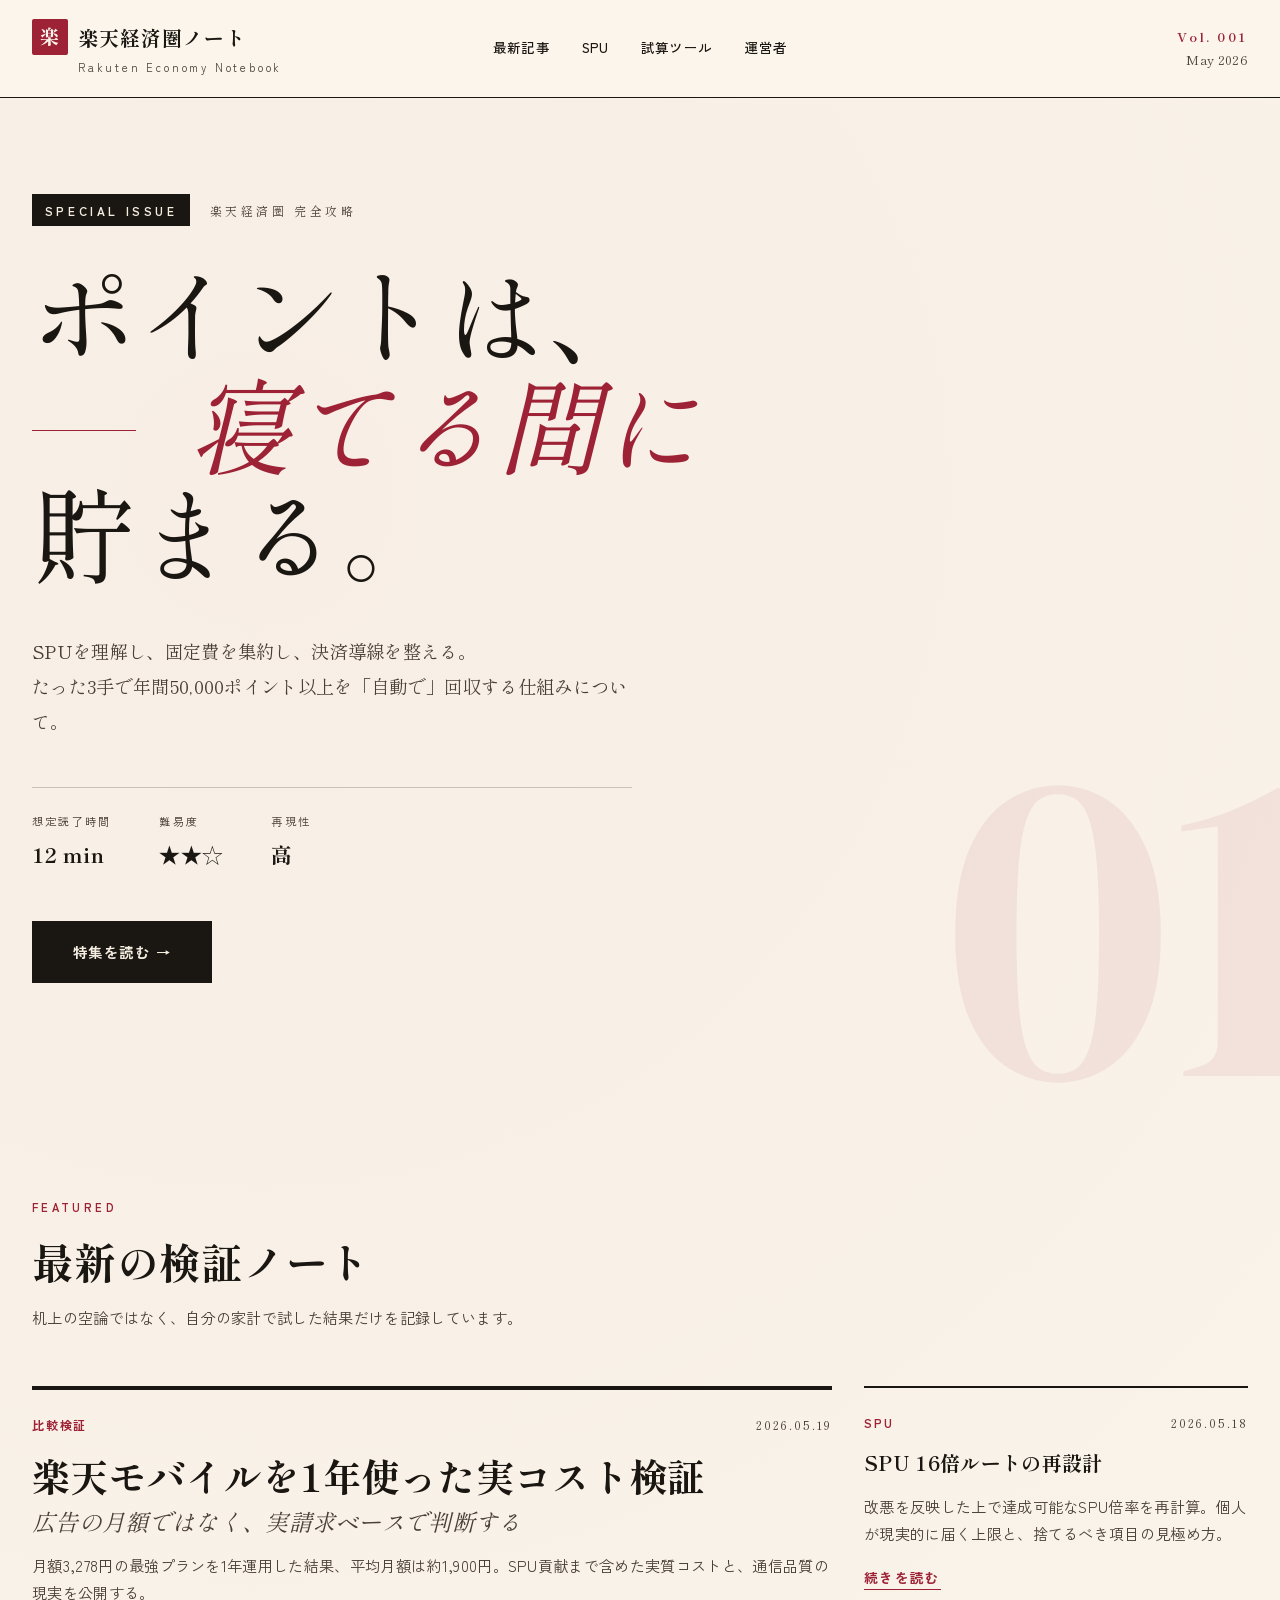
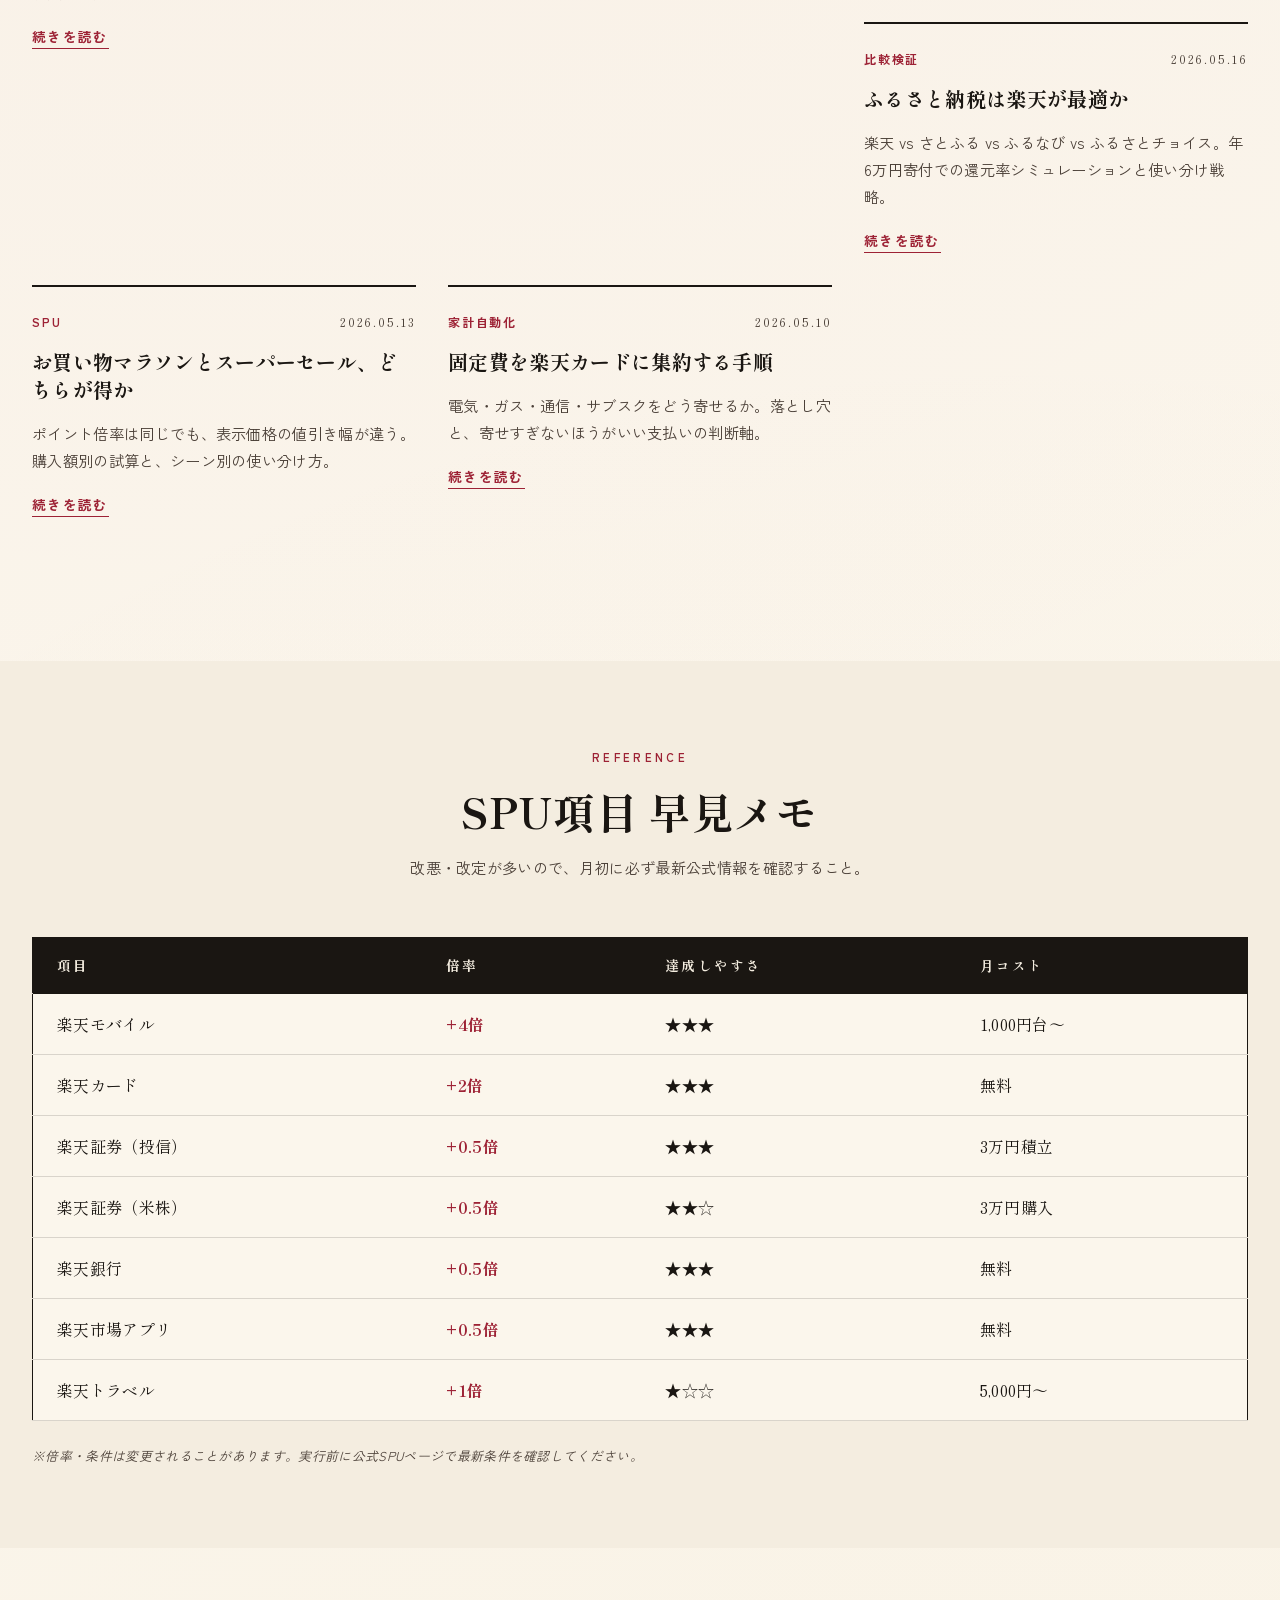
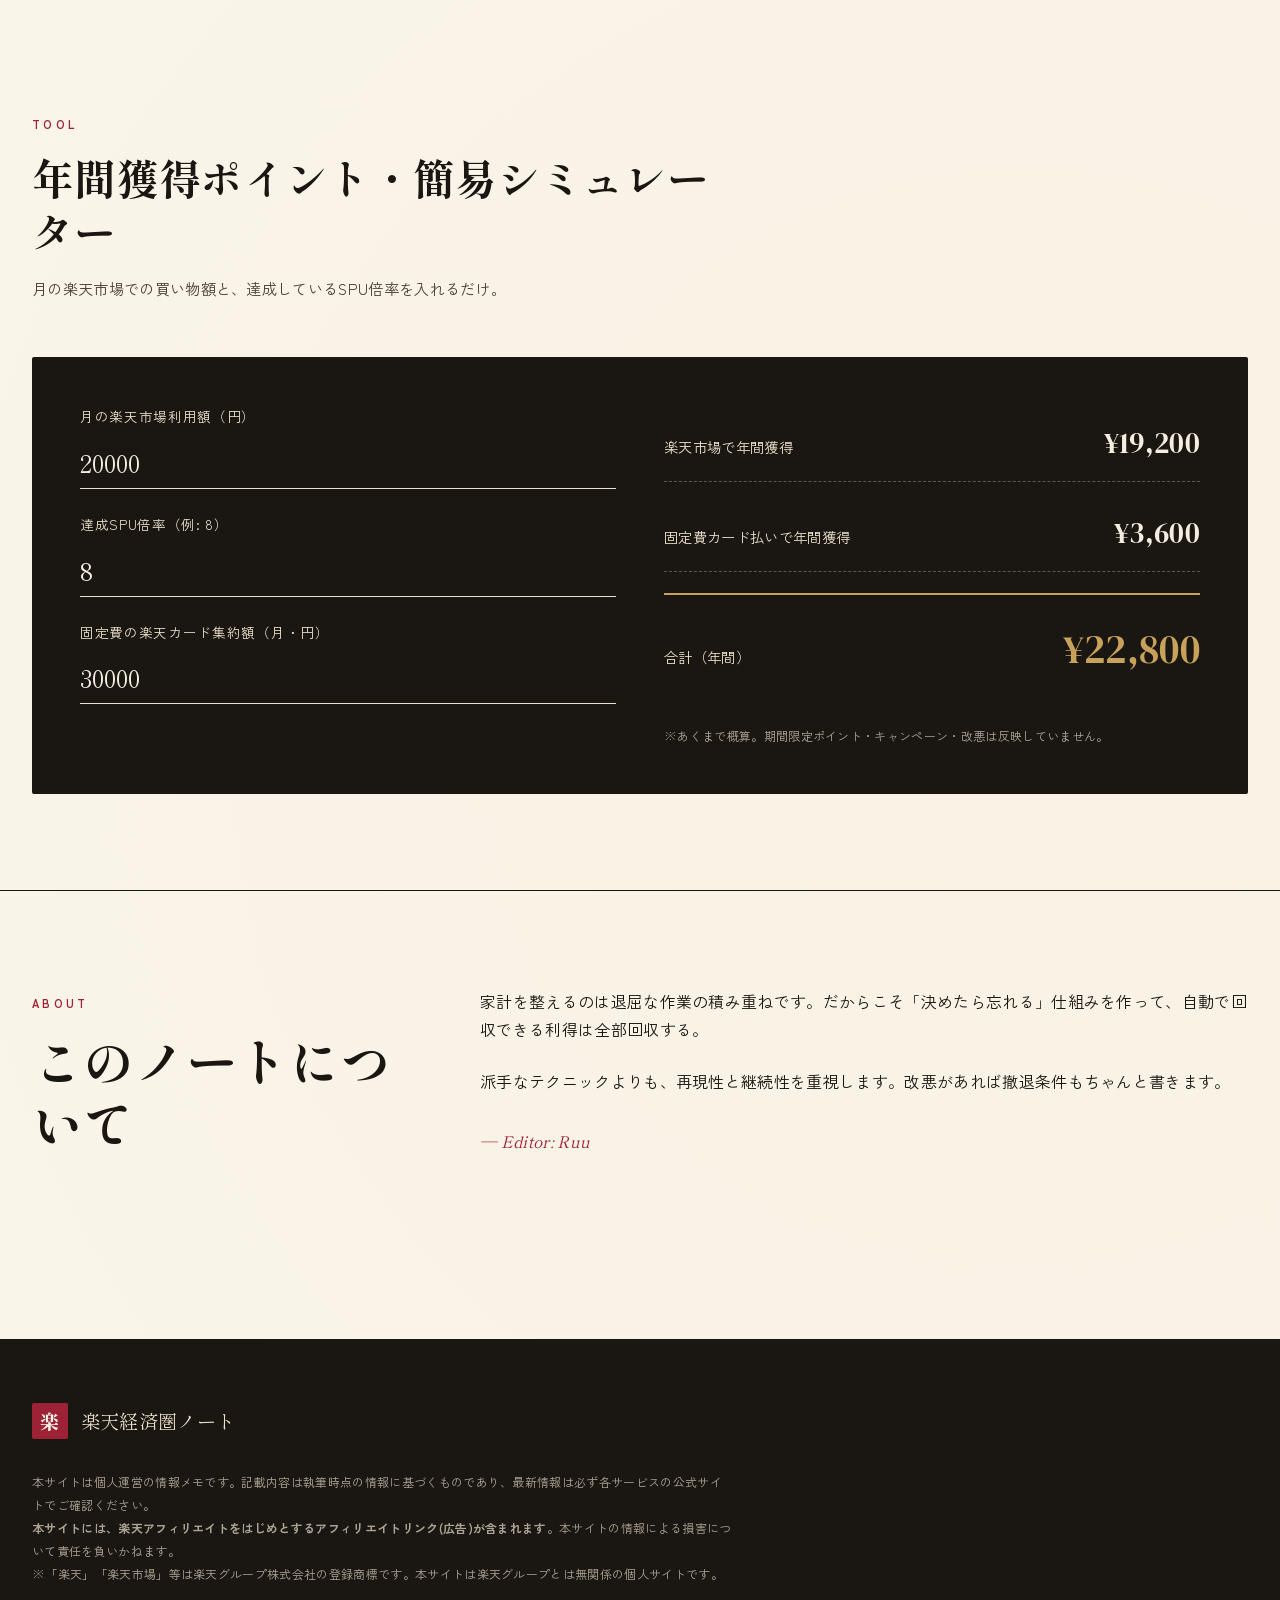
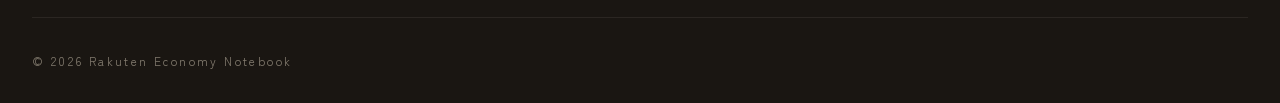
<file: index.html>
<!DOCTYPE html>
<html lang="ja">
<head>
<meta charset="UTF-8">
<meta name="viewport" content="width=device-width, initial-scale=1.0">
<meta name="google-site-verification" content="iOGM3tXTGiCRm8DVk1Ugwl6_GJpezO7FDxEwWULUTy4" />
<title>楽天経済圏ノート — SPU・ポイ活・家計最適化の実験室</title>
<meta name="description" content="楽天SPUの仕組み、ポイント還元の最大化、家計の自動化について書く実験ノート。再現性のある検証だけを残します。">
<meta property="og:title" content="楽天経済圏ノート">
<meta property="og:description" content="SPU・ポイ活・家計自動化の実験記録">
<meta property="og:type" content="website">
<link rel="preconnect" href="https://fonts.googleapis.com">
<link rel="preconnect" href="https://fonts.gstatic.com" crossorigin>
<link rel="stylesheet" href="https://fonts.googleapis.com/css2?family=Shippori+Mincho:wght@400;500;700;800&family=Zen+Kaku+Gothic+New:wght@400;500;700&family=DM+Serif+Display&display=swap">
<link rel="stylesheet" href="assets/style.css">
</head>
<body>

<!-- ===== ヘッダー ===== -->
<header class="masthead">
  <div class="masthead__inner">
    <div class="masthead__brand">
      <a href="/" class="logo">
        <span class="logo__mark">楽</span>
        <span class="logo__text">楽天経済圏ノート</span>
      </a>
      <span class="masthead__tagline">Rakuten Economy Notebook</span>
    </div>
    <nav class="masthead__nav">
      <a href="#latest">最新記事</a>
      <a href="#spu">SPU</a>
      <a href="#simulator">試算ツール</a>
      <a href="#about">運営者</a>
    </nav>
    <div class="masthead__date">
      <span class="date__no">Vol. 001</span>
      <span class="date__day">May 2026</span>
    </div>
  </div>
</header>

<!-- ===== ヒーロー（雑誌の表紙風） ===== -->
<section class="cover">
  <div class="cover__grid">
    <div class="cover__label">
      <span>SPECIAL ISSUE</span>
      <span>楽天経済圏 完全攻略</span>
    </div>
    <h1 class="cover__title">
      <span class="title__line">ポイントは、</span>
      <span class="title__line title__line--accent">寝てる間に</span>
      <span class="title__line">貯まる。</span>
    </h1>
    <p class="cover__lead">
      SPUを理解し、固定費を集約し、決済導線を整える。<br>
      たった3手で年間50,000ポイント以上を「自動で」回収する仕組みについて。
    </p>
    <div class="cover__meta">
      <div class="meta__item">
        <span class="meta__label">想定読了時間</span>
        <span class="meta__value">12 min</span>
      </div>
      <div class="meta__item">
        <span class="meta__label">難易度</span>
        <span class="meta__value">★★☆</span>
      </div>
      <div class="meta__item">
        <span class="meta__label">再現性</span>
        <span class="meta__value">高</span>
      </div>
    </div>
    <a href="posts/spu-complete-guide.html" class="cover__cta">特集を読む →</a>
  </div>
  <div class="cover__numeral" aria-hidden="true">01</div>
</section>

<!-- ===== 最新記事リスト ===== -->
<section id="latest" class="latest">
  <div class="section__head">
    <span class="section__tag">FEATURED</span>
    <h2 class="section__title">最新の検証ノート</h2>
    <p class="section__sub">机上の空論ではなく、自分の家計で試した結果だけを記録しています。</p>
  </div>

  <div class="articles">
    <!-- 記事カード 1（リード・最新） -->
    <article class="card card--lead">
      <a href="posts/rakuten-mobile-1year-cost.html" class="card__link">
        <div class="card__meta">
          <span class="card__cat">比較検証</span>
          <span class="card__date">2026.05.19</span>
        </div>
        <h3 class="card__title">楽天モバイルを1年使った実コスト検証<br><span class="card__title--sub">広告の月額ではなく、実請求ベースで判断する</span></h3>
        <p class="card__excerpt">
          月額3,278円の最強プランを1年運用した結果、平均月額は約1,900円。SPU貢献まで含めた実質コストと、通信品質の現実を公開する。
        </p>
        <span class="card__more">続きを読む</span>
      </a>
    </article>

    <!-- 記事カード 2 -->
    <article class="card">
      <a href="posts/spu-complete-guide.html" class="card__link">
        <div class="card__meta">
          <span class="card__cat">SPU</span>
          <span class="card__date">2026.05.18</span>
        </div>
        <h3 class="card__title">SPU 16倍ルートの再設計</h3>
        <p class="card__excerpt">
          改悪を反映した上で達成可能なSPU倍率を再計算。個人が現実的に届く上限と、捨てるべき項目の見極め方。
        </p>
        <span class="card__more">続きを読む</span>
      </a>
    </article>

    <!-- 記事カード 3 -->
    <article class="card">
      <a href="posts/furusato-rakuten-vs-others.html" class="card__link">
        <div class="card__meta">
          <span class="card__cat">比較検証</span>
          <span class="card__date">2026.05.16</span>
        </div>
        <h3 class="card__title">ふるさと納税は楽天が最適か</h3>
        <p class="card__excerpt">
          楽天 vs さとふる vs ふるなび vs ふるさとチョイス。年6万円寄付での還元率シミュレーションと使い分け戦略。
        </p>
        <span class="card__more">続きを読む</span>
      </a>
    </article>

    <!-- 記事カード 4 -->
    <article class="card">
      <a href="posts/marathon-vs-supersale.html" class="card__link">
        <div class="card__meta">
          <span class="card__cat">SPU</span>
          <span class="card__date">2026.05.13</span>
        </div>
        <h3 class="card__title">お買い物マラソンとスーパーセール、どちらが得か</h3>
        <p class="card__excerpt">
          ポイント倍率は同じでも、表示価格の値引き幅が違う。購入額別の試算と、シーン別の使い分け方。
        </p>
        <span class="card__more">続きを読む</span>
      </a>
    </article>

    <!-- 記事カード 5 -->
    <article class="card">
      <a href="posts/fixed-cost-consolidation.html" class="card__link">
        <div class="card__meta">
          <span class="card__cat">家計自動化</span>
          <span class="card__date">2026.05.10</span>
        </div>
        <h3 class="card__title">固定費を楽天カードに集約する手順</h3>
        <p class="card__excerpt">
          電気・ガス・通信・サブスクをどう寄せるか。落とし穴と、寄せすぎないほうがいい支払いの判断軸。
        </p>
        <span class="card__more">続きを読む</span>
      </a>
    </article>
  </div>
</section>

<!-- ===== SPU早見表セクション ===== -->
<section id="spu" class="spu-table">
  <div class="section__head section__head--center">
    <span class="section__tag">REFERENCE</span>
    <h2 class="section__title">SPU項目 早見メモ</h2>
    <p class="section__sub">改悪・改定が多いので、月初に必ず最新公式情報を確認すること。</p>
  </div>

  <div class="table-wrap">
    <table class="data">
      <thead>
        <tr>
          <th>項目</th>
          <th>倍率</th>
          <th>達成しやすさ</th>
          <th>月コスト</th>
        </tr>
      </thead>
      <tbody>
        <tr><td>楽天モバイル</td><td>+4倍</td><td>★★★</td><td>1,000円台〜</td></tr>
        <tr><td>楽天カード</td><td>+2倍</td><td>★★★</td><td>無料</td></tr>
        <tr><td>楽天証券（投信）</td><td>+0.5倍</td><td>★★★</td><td>3万円積立</td></tr>
        <tr><td>楽天証券（米株）</td><td>+0.5倍</td><td>★★☆</td><td>3万円購入</td></tr>
        <tr><td>楽天銀行</td><td>+0.5倍</td><td>★★★</td><td>無料</td></tr>
        <tr><td>楽天市場アプリ</td><td>+0.5倍</td><td>★★★</td><td>無料</td></tr>
        <tr><td>楽天トラベル</td><td>+1倍</td><td>★☆☆</td><td>5,000円〜</td></tr>
      </tbody>
    </table>
  </div>
  <p class="caveat">※倍率・条件は変更されることがあります。実行前に公式SPUページで最新条件を確認してください。</p>
</section>

<!-- ===== 試算ツール ===== -->
<section id="simulator" class="simulator">
  <div class="section__head">
    <span class="section__tag">TOOL</span>
    <h2 class="section__title">年間獲得ポイント・簡易シミュレーター</h2>
    <p class="section__sub">月の楽天市場での買い物額と、達成しているSPU倍率を入れるだけ。</p>
  </div>

  <div class="sim">
    <div class="sim__inputs">
      <label class="sim__field">
        <span>月の楽天市場利用額（円）</span>
        <input type="number" id="sim-monthly" value="20000" min="0" step="1000">
      </label>
      <label class="sim__field">
        <span>達成SPU倍率（例: 8）</span>
        <input type="number" id="sim-spu" value="8" min="1" max="20" step="0.5">
      </label>
      <label class="sim__field">
        <span>固定費の楽天カード集約額（月・円）</span>
        <input type="number" id="sim-fixed" value="30000" min="0" step="1000">
      </label>
    </div>
    <div class="sim__output">
      <div class="sim__row">
        <span class="sim__label">楽天市場で年間獲得</span>
        <span class="sim__value" id="out-market">—</span>
      </div>
      <div class="sim__row">
        <span class="sim__label">固定費カード払いで年間獲得</span>
        <span class="sim__value" id="out-fixed">—</span>
      </div>
      <div class="sim__row sim__row--total">
        <span class="sim__label">合計（年間）</span>
        <span class="sim__value" id="out-total">—</span>
      </div>
      <p class="sim__note">※あくまで概算。期間限定ポイント・キャンペーン・改悪は反映していません。</p>
    </div>
  </div>
</section>

<!-- ===== About ===== -->
<section id="about" class="about">
  <div class="about__grid">
    <div class="about__col">
      <span class="section__tag">ABOUT</span>
      <h2 class="about__title">このノートについて</h2>
    </div>
    <div class="about__col">
      <p>
        家計を整えるのは退屈な作業の積み重ねです。だからこそ「決めたら忘れる」仕組みを作って、自動で回収できる利得は全部回収する。
      </p>
      <p>
        派手なテクニックよりも、再現性と継続性を重視します。改悪があれば撤退条件もちゃんと書きます。
      </p>
      <p class="about__sign">— Editor: Ruu</p>
    </div>
  </div>
</section>

<!-- ===== フッター ===== -->
<footer class="foot">
  <div class="foot__inner">
    <div class="foot__brand">
      <span class="logo__mark">楽</span>
      <span>楽天経済圏ノート</span>
    </div>
    <p class="foot__disclaimer">
      本サイトは個人運営の情報メモです。記載内容は執筆時点の情報に基づくものであり、最新情報は必ず各サービスの公式サイトでご確認ください。<br><strong>本サイトには、楽天アフィリエイトをはじめとするアフィリエイトリンク(広告)が含まれます。</strong>本サイトの情報による損害について責任を負いかねます。<br>
      ※「楽天」「楽天市場」等は楽天グループ株式会社の登録商標です。本サイトは楽天グループとは無関係の個人サイトです。
    </p>
    <p class="foot__copy">© 2026 Rakuten Economy Notebook</p>
  </div>
</footer>

<script src="assets/script.js"></script>
</body>
</html>
</file>
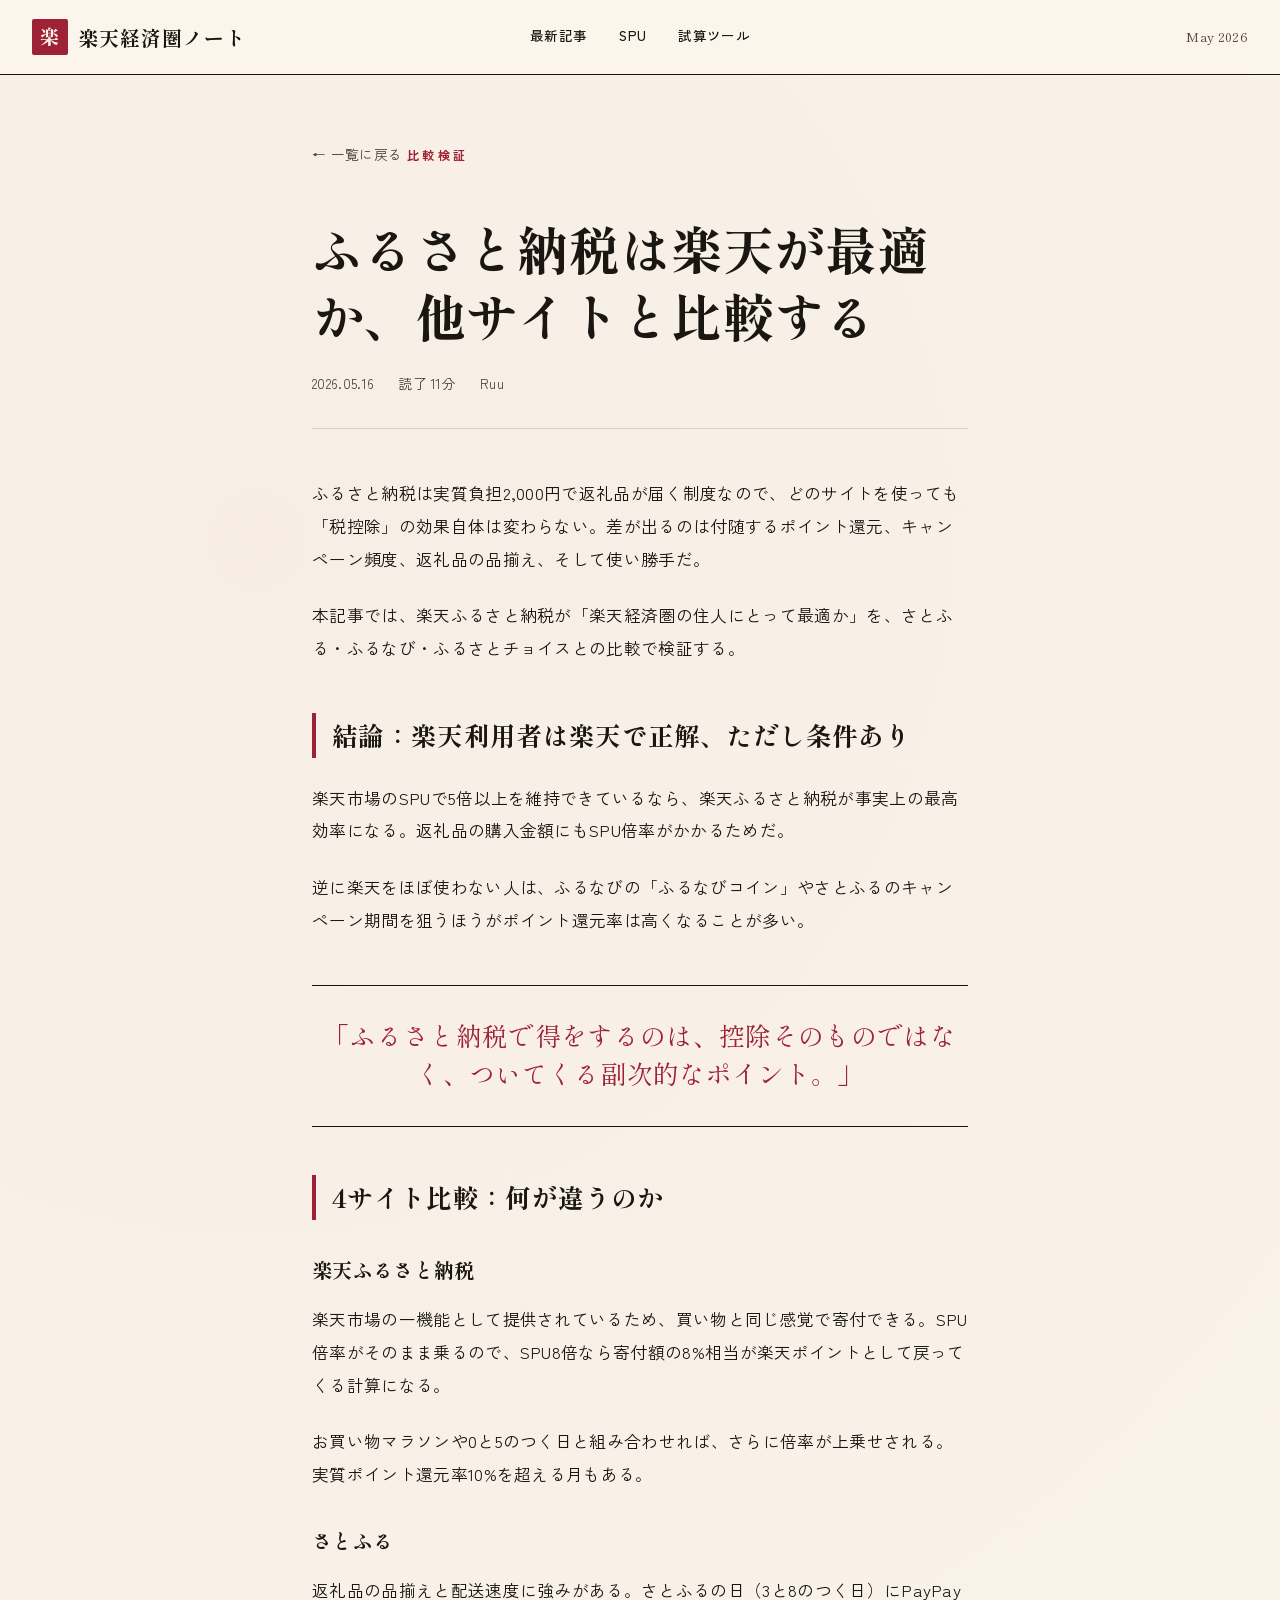
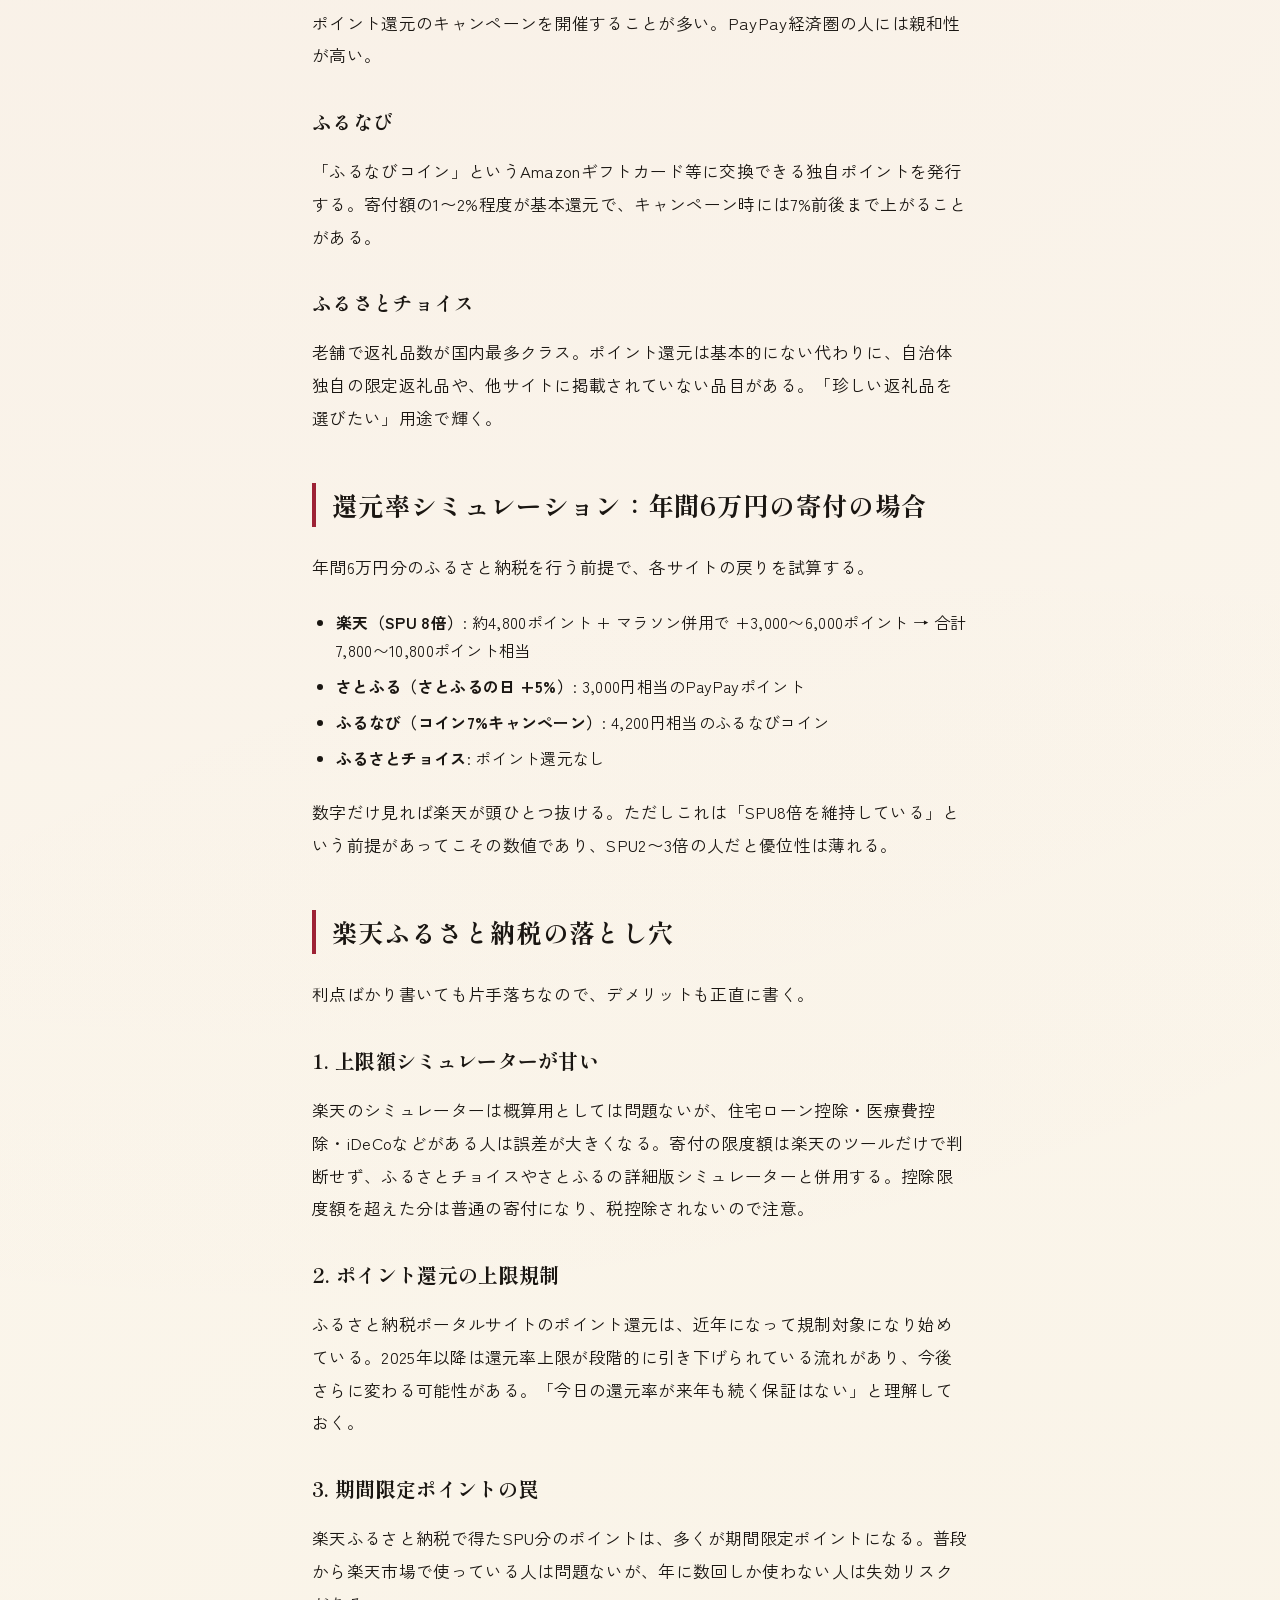
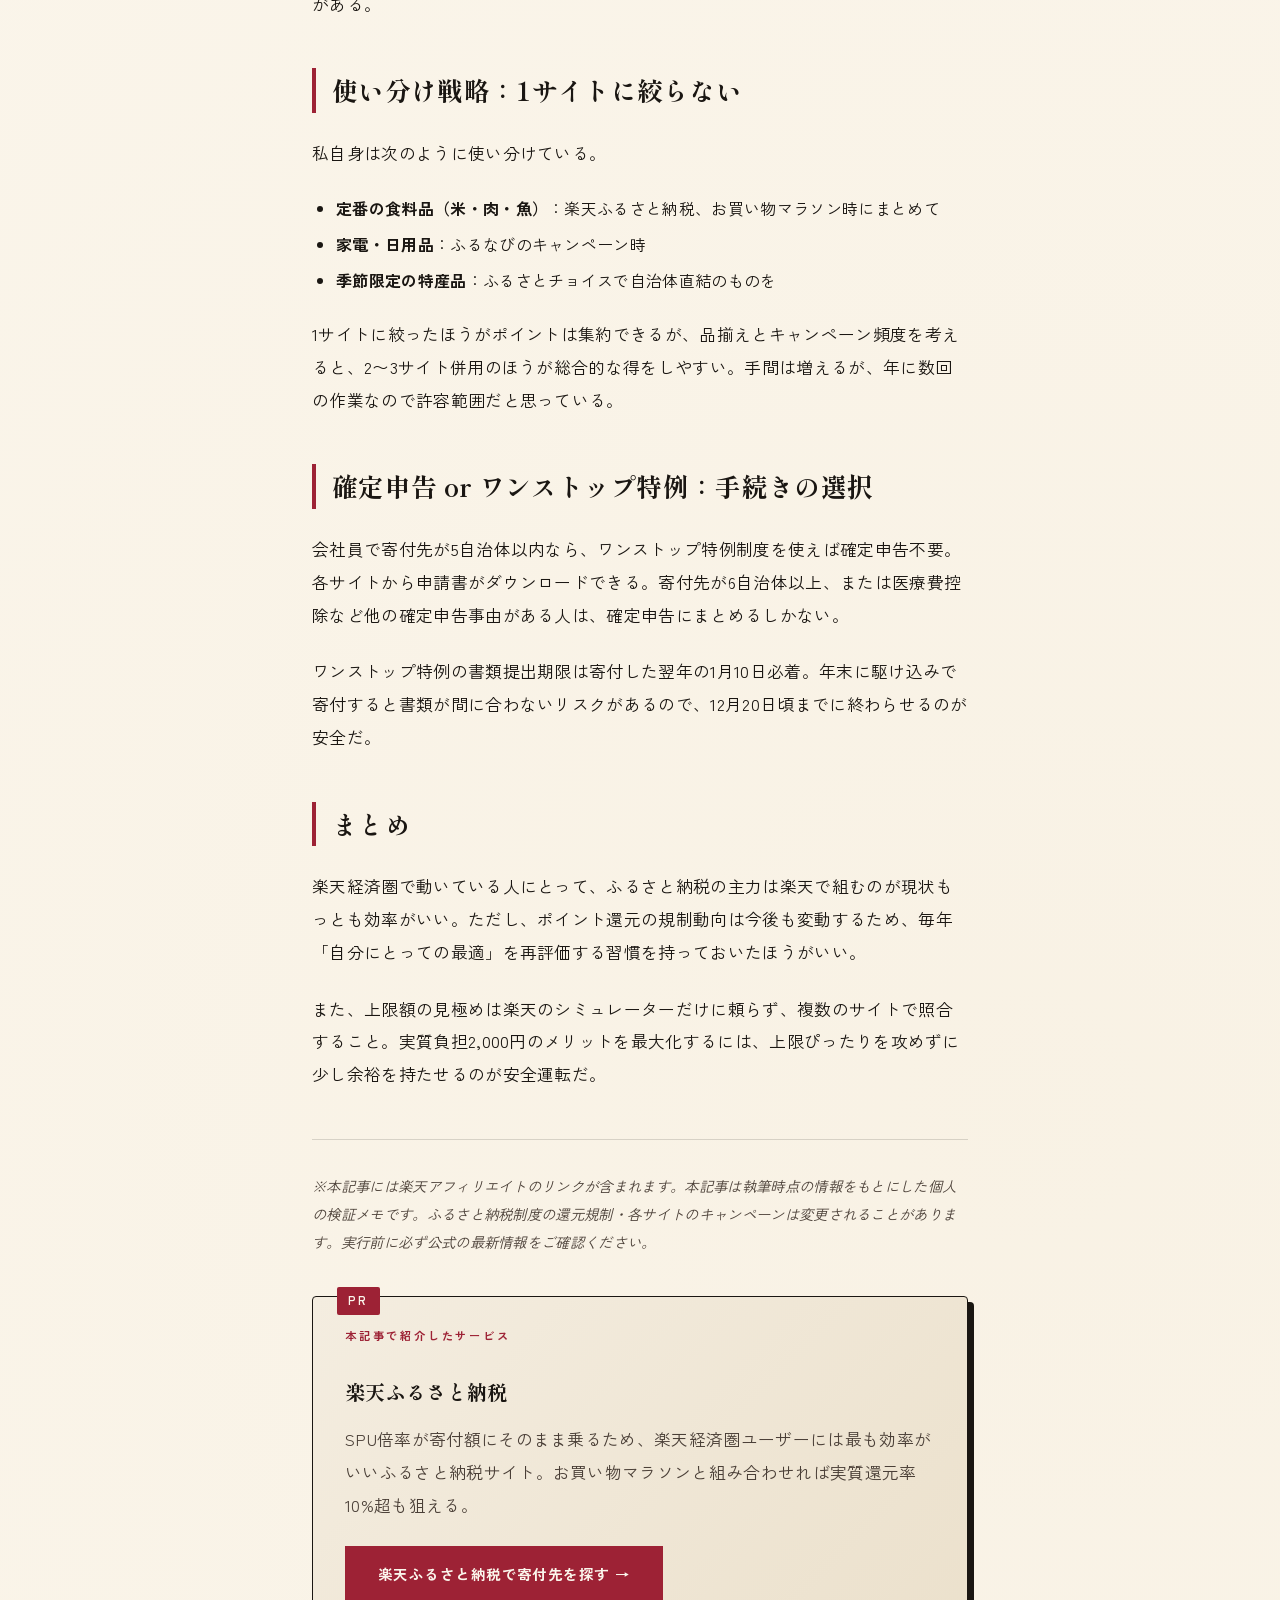
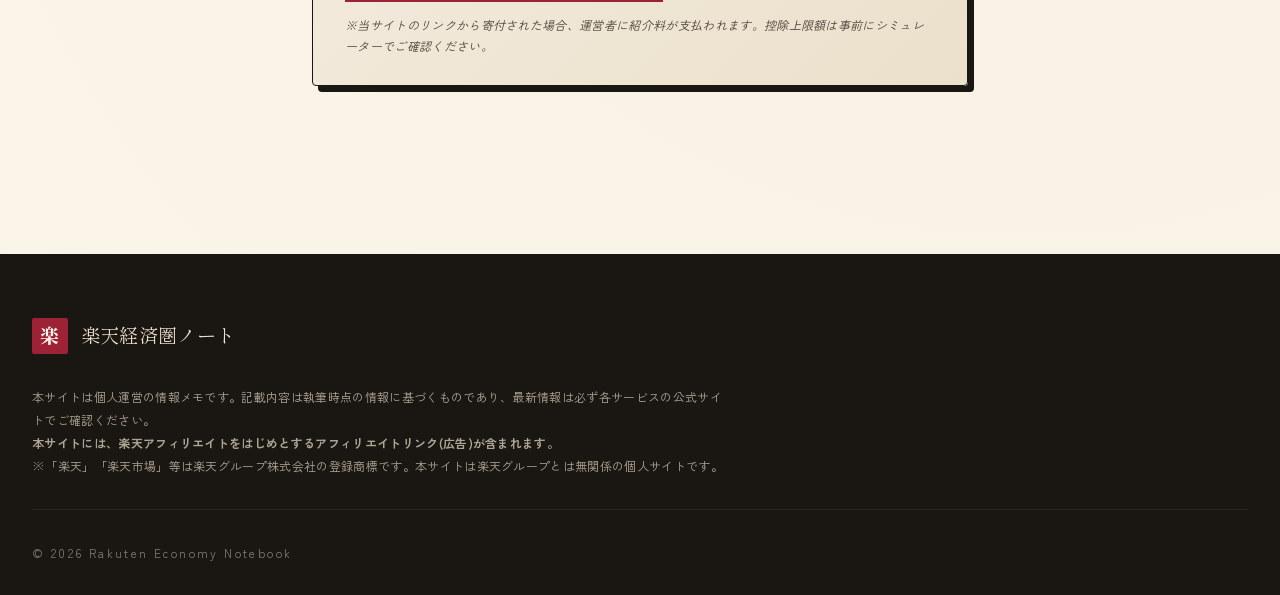
<file: furusato-rakuten-vs-others.html>
<!DOCTYPE html>
<html lang="ja">
<head>
<meta charset="UTF-8">
<meta name="viewport" content="width=device-width, initial-scale=1.0">
<title>ふるさと納税は楽天が最適か、他サイトと比較する — 楽天経済圏ノート</title>
<meta name="description" content="ふるさと納税を楽天で行うべきか、さとふる・ふるなび・ふるさとチョイスと比較。ポイント還元・キャンペーン頻度・返礼品の品揃えで判断する。">
<meta property="og:title" content="ふるさと納税は楽天が最適か">
<meta property="og:description" content="楽天 vs さとふる vs ふるなびを実利用ベースで比較。">
<meta property="og:type" content="article">
<link rel="preconnect" href="https://fonts.googleapis.com">
<link rel="preconnect" href="https://fonts.gstatic.com" crossorigin>
<link rel="stylesheet" href="https://fonts.googleapis.com/css2?family=Shippori+Mincho:wght@400;500;700;800&family=Zen+Kaku+Gothic+New:wght@400;500;700&family=DM+Serif+Display&display=swap">
<link rel="stylesheet" href="../assets/style.css">
<style>
  .article { max-width: 720px; margin: 0 auto; padding: 4rem 2rem; }
  .article__back { display: inline-block; margin-bottom: 2rem; font-size: 0.85rem; color: var(--ink-soft); }
  .article__back:hover { color: var(--crimson); }
  .article__cat { font-size: 0.75rem; letter-spacing: 0.3em; color: var(--crimson); font-weight: 700; }
  .article__title {
    font-family: var(--font-serif);
    font-size: clamp(2rem, 5vw, 3.2rem);
    line-height: 1.3; font-weight: 700;
    margin: 1rem 0 1.5rem;
  }
  .article__meta {
    display: flex; gap: 1.5rem; font-size: 0.85rem;
    color: var(--ink-soft);
    padding-bottom: 2rem;
    border-bottom: 1px solid rgba(26, 22, 18, 0.15);
    margin-bottom: 3rem;
  }
  .article__body p { margin-bottom: 1.5rem; font-size: 1.05rem; line-height: 1.95; }
  .article__body h2 {
    font-family: var(--font-serif);
    font-size: 1.6rem;
    margin: 3rem 0 1.5rem;
    padding-left: 1rem;
    border-left: 4px solid var(--crimson);
  }
  .article__body h3 {
    font-family: var(--font-serif);
    font-size: 1.25rem;
    margin: 2rem 0 1rem;
  }
  .article__body ul { margin: 0 0 1.5rem 1.5rem; }
  .article__body li { margin-bottom: 0.5rem; }
  .pullquote {
    font-family: var(--font-display);
    font-size: 1.6rem; line-height: 1.5;
    color: var(--crimson);
    border-top: 1px solid var(--ink);
    border-bottom: 1px solid var(--ink);
    padding: 2rem 0;
    margin: 3rem 0;
    text-align: center;
  }
  .ad-slot {
    background: var(--cream);
    border: 1px dashed var(--ink-soft);
    padding: 2rem;
    text-align: center;
    margin: 3rem 0;
    color: var(--ink-soft);
    font-size: 0.85rem;
    font-style: italic;
  }
</style>
</head>
<body>

<header class="masthead">
  <div class="masthead__inner">
    <div class="masthead__brand">
      <a href="../index.html" class="logo">
        <span class="logo__mark">楽</span>
        <span class="logo__text">楽天経済圏ノート</span>
      </a>
    </div>
    <nav class="masthead__nav">
      <a href="../index.html#latest">最新記事</a>
      <a href="../index.html#spu">SPU</a>
      <a href="../index.html#simulator">試算ツール</a>
    </nav>
    <div class="masthead__date">
      <span class="date__day">May 2026</span>
    </div>
  </div>
</header>

<article class="article">
  <a href="../index.html" class="article__back">← 一覧に戻る</a>
  <span class="article__cat">比較検証</span>
  <h1 class="article__title">ふるさと納税は楽天が最適か、他サイトと比較する</h1>
  <div class="article__meta">
    <span>2026.05.16</span>
    <span>読了 11分</span>
    <span>Ruu</span>
  </div>

  <div class="article__body">

    <p>
      ふるさと納税は実質負担2,000円で返礼品が届く制度なので、どのサイトを使っても「税控除」の効果自体は変わらない。差が出るのは付随するポイント還元、キャンペーン頻度、返礼品の品揃え、そして使い勝手だ。
    </p>

    <p>
      本記事では、楽天ふるさと納税が「楽天経済圏の住人にとって最適か」を、さとふる・ふるなび・ふるさとチョイスとの比較で検証する。
    </p>

    <h2>結論：楽天利用者は楽天で正解、ただし条件あり</h2>

    <p>
      楽天市場のSPUで5倍以上を維持できているなら、楽天ふるさと納税が事実上の最高効率になる。返礼品の購入金額にもSPU倍率がかかるためだ。
    </p>

    <p>
      逆に楽天をほぼ使わない人は、ふるなびの「ふるなびコイン」やさとふるのキャンペーン期間を狙うほうがポイント還元率は高くなることが多い。
    </p>

    <div class="pullquote">
      「ふるさと納税で得をするのは、控除そのものではなく、ついてくる副次的なポイント。」
    </div>

    <h2>4サイト比較：何が違うのか</h2>

    <h3>楽天ふるさと納税</h3>
    <p>
      楽天市場の一機能として提供されているため、買い物と同じ感覚で寄付できる。SPU倍率がそのまま乗るので、SPU8倍なら寄付額の8%相当が楽天ポイントとして戻ってくる計算になる。
    </p>
    <p>
      お買い物マラソンや0と5のつく日と組み合わせれば、さらに倍率が上乗せされる。実質ポイント還元率10%を超える月もある。
    </p>

    <h3>さとふる</h3>
    <p>
      返礼品の品揃えと配送速度に強みがある。さとふるの日（3と8のつく日）にPayPayポイント還元のキャンペーンを開催することが多い。PayPay経済圏の人には親和性が高い。
    </p>

    <h3>ふるなび</h3>
    <p>
      「ふるなびコイン」というAmazonギフトカード等に交換できる独自ポイントを発行する。寄付額の1〜2%程度が基本還元で、キャンペーン時には7%前後まで上がることがある。
    </p>

    <h3>ふるさとチョイス</h3>
    <p>
      老舗で返礼品数が国内最多クラス。ポイント還元は基本的にない代わりに、自治体独自の限定返礼品や、他サイトに掲載されていない品目がある。「珍しい返礼品を選びたい」用途で輝く。
    </p>

    <h2>還元率シミュレーション：年間6万円の寄付の場合</h2>

    <p>
      年間6万円分のふるさと納税を行う前提で、各サイトの戻りを試算する。
    </p>

    <ul>
      <li><strong>楽天（SPU 8倍）</strong>: 約4,800ポイント + マラソン併用で +3,000〜6,000ポイント → 合計 7,800〜10,800ポイント相当</li>
      <li><strong>さとふる（さとふるの日 +5%）</strong>: 3,000円相当のPayPayポイント</li>
      <li><strong>ふるなび（コイン7%キャンペーン）</strong>: 4,200円相当のふるなびコイン</li>
      <li><strong>ふるさとチョイス</strong>: ポイント還元なし</li>
    </ul>

    <p>
      数字だけ見れば楽天が頭ひとつ抜ける。ただしこれは「SPU8倍を維持している」という前提があってこその数値であり、SPU2〜3倍の人だと優位性は薄れる。
    </p>

    <h2>楽天ふるさと納税の落とし穴</h2>

    <p>
      利点ばかり書いても片手落ちなので、デメリットも正直に書く。
    </p>

    <h3>1. 上限額シミュレーターが甘い</h3>
    <p>
      楽天のシミュレーターは概算用としては問題ないが、住宅ローン控除・医療費控除・iDeCoなどがある人は誤差が大きくなる。寄付の限度額は楽天のツールだけで判断せず、ふるさとチョイスやさとふるの詳細版シミュレーターと併用する。控除限度額を超えた分は普通の寄付になり、税控除されないので注意。
    </p>

    <h3>2. ポイント還元の上限規制</h3>
    <p>
      ふるさと納税ポータルサイトのポイント還元は、近年になって規制対象になり始めている。2025年以降は還元率上限が段階的に引き下げられている流れがあり、今後さらに変わる可能性がある。「今日の還元率が来年も続く保証はない」と理解しておく。
    </p>

    <h3>3. 期間限定ポイントの罠</h3>
    <p>
      楽天ふるさと納税で得たSPU分のポイントは、多くが期間限定ポイントになる。普段から楽天市場で使っている人は問題ないが、年に数回しか使わない人は失効リスクがある。
    </p>

    <h2>使い分け戦略：1サイトに絞らない</h2>

    <p>
      私自身は次のように使い分けている。
    </p>

    <ul>
      <li><strong>定番の食料品（米・肉・魚）</strong>：楽天ふるさと納税、お買い物マラソン時にまとめて</li>
      <li><strong>家電・日用品</strong>：ふるなびのキャンペーン時</li>
      <li><strong>季節限定の特産品</strong>：ふるさとチョイスで自治体直結のものを</li>
    </ul>

    <p>
      1サイトに絞ったほうがポイントは集約できるが、品揃えとキャンペーン頻度を考えると、2〜3サイト併用のほうが総合的な得をしやすい。手間は増えるが、年に数回の作業なので許容範囲だと思っている。
    </p>

    <h2>確定申告 or ワンストップ特例：手続きの選択</h2>

    <p>
      会社員で寄付先が5自治体以内なら、ワンストップ特例制度を使えば確定申告不要。各サイトから申請書がダウンロードできる。寄付先が6自治体以上、または医療費控除など他の確定申告事由がある人は、確定申告にまとめるしかない。
    </p>

    <p>
      ワンストップ特例の書類提出期限は寄付した翌年の1月10日必着。年末に駆け込みで寄付すると書類が間に合わないリスクがあるので、12月20日頃までに終わらせるのが安全だ。
    </p>

    <h2>まとめ</h2>

    <p>
      楽天経済圏で動いている人にとって、ふるさと納税の主力は楽天で組むのが現状もっとも効率がいい。ただし、ポイント還元の規制動向は今後も変動するため、毎年「自分にとっての最適」を再評価する習慣を持っておいたほうがいい。
    </p>

    <p>
      また、上限額の見極めは楽天のシミュレーターだけに頼らず、複数のサイトで照合すること。実質負担2,000円のメリットを最大化するには、上限ぴったりを攻めずに少し余裕を持たせるのが安全運転だ。
    </p>

    <p style="color: var(--ink-soft); font-size: 0.9rem; font-style: italic; margin-top: 3rem; padding-top: 2rem; border-top: 1px solid rgba(26,22,18,0.15);">
      ※本記事には楽天アフィリエイトのリンクが含まれます。本記事は執筆時点の情報をもとにした個人の検証メモです。ふるさと納税制度の還元規制・各サイトのキャンペーンは変更されることがあります。実行前に必ず公式の最新情報をご確認ください。
    </p>

    <div class="affiliate-box">
      <div class="affiliate-box__label">本記事で紹介したサービス</div>
      <h3 class="affiliate-box__title">楽天ふるさと納税</h3>
      <p class="affiliate-box__desc">
        SPU倍率が寄付額にそのまま乗るため、楽天経済圏ユーザーには最も効率がいいふるさと納税サイト。お買い物マラソンと組み合わせれば実質還元率10%超も狙える。
      </p>
      <a href="https://hb.afl.rakuten.co.jp/hgc/53f55477.28d0fe3a.53f55478.66621337/?pc=https%3A%2F%2Fevent.rakuten.co.jp%2Ffurusato%2F&link_type=text&ut=eyJwYWdlIjoidXJsIiwidHlwZSI6InRleHQiLCJjb2wiOjF9" class="affiliate-box__cta" target="_blank" rel="nofollow sponsored noopener">楽天ふるさと納税で寄付先を探す →</a>
      <span class="affiliate-box__note">※当サイトのリンクから寄付された場合、運営者に紹介料が支払われます。控除上限額は事前にシミュレーターでご確認ください。</span>
    </div>

  </div>
</article>

<footer class="foot">
  <div class="foot__inner">
    <div class="foot__brand">
      <span class="logo__mark">楽</span>
      <span>楽天経済圏ノート</span>
    </div>
    <p class="foot__disclaimer">
      本サイトは個人運営の情報メモです。記載内容は執筆時点の情報に基づくものであり、最新情報は必ず各サービスの公式サイトでご確認ください。<br><strong>本サイトには、楽天アフィリエイトをはじめとするアフィリエイトリンク(広告)が含まれます。</strong><br>
      ※「楽天」「楽天市場」等は楽天グループ株式会社の登録商標です。本サイトは楽天グループとは無関係の個人サイトです。
    </p>
    <p class="foot__copy">© 2026 Rakuten Economy Notebook</p>
  </div>
</footer>

</body>
</html>
</file>
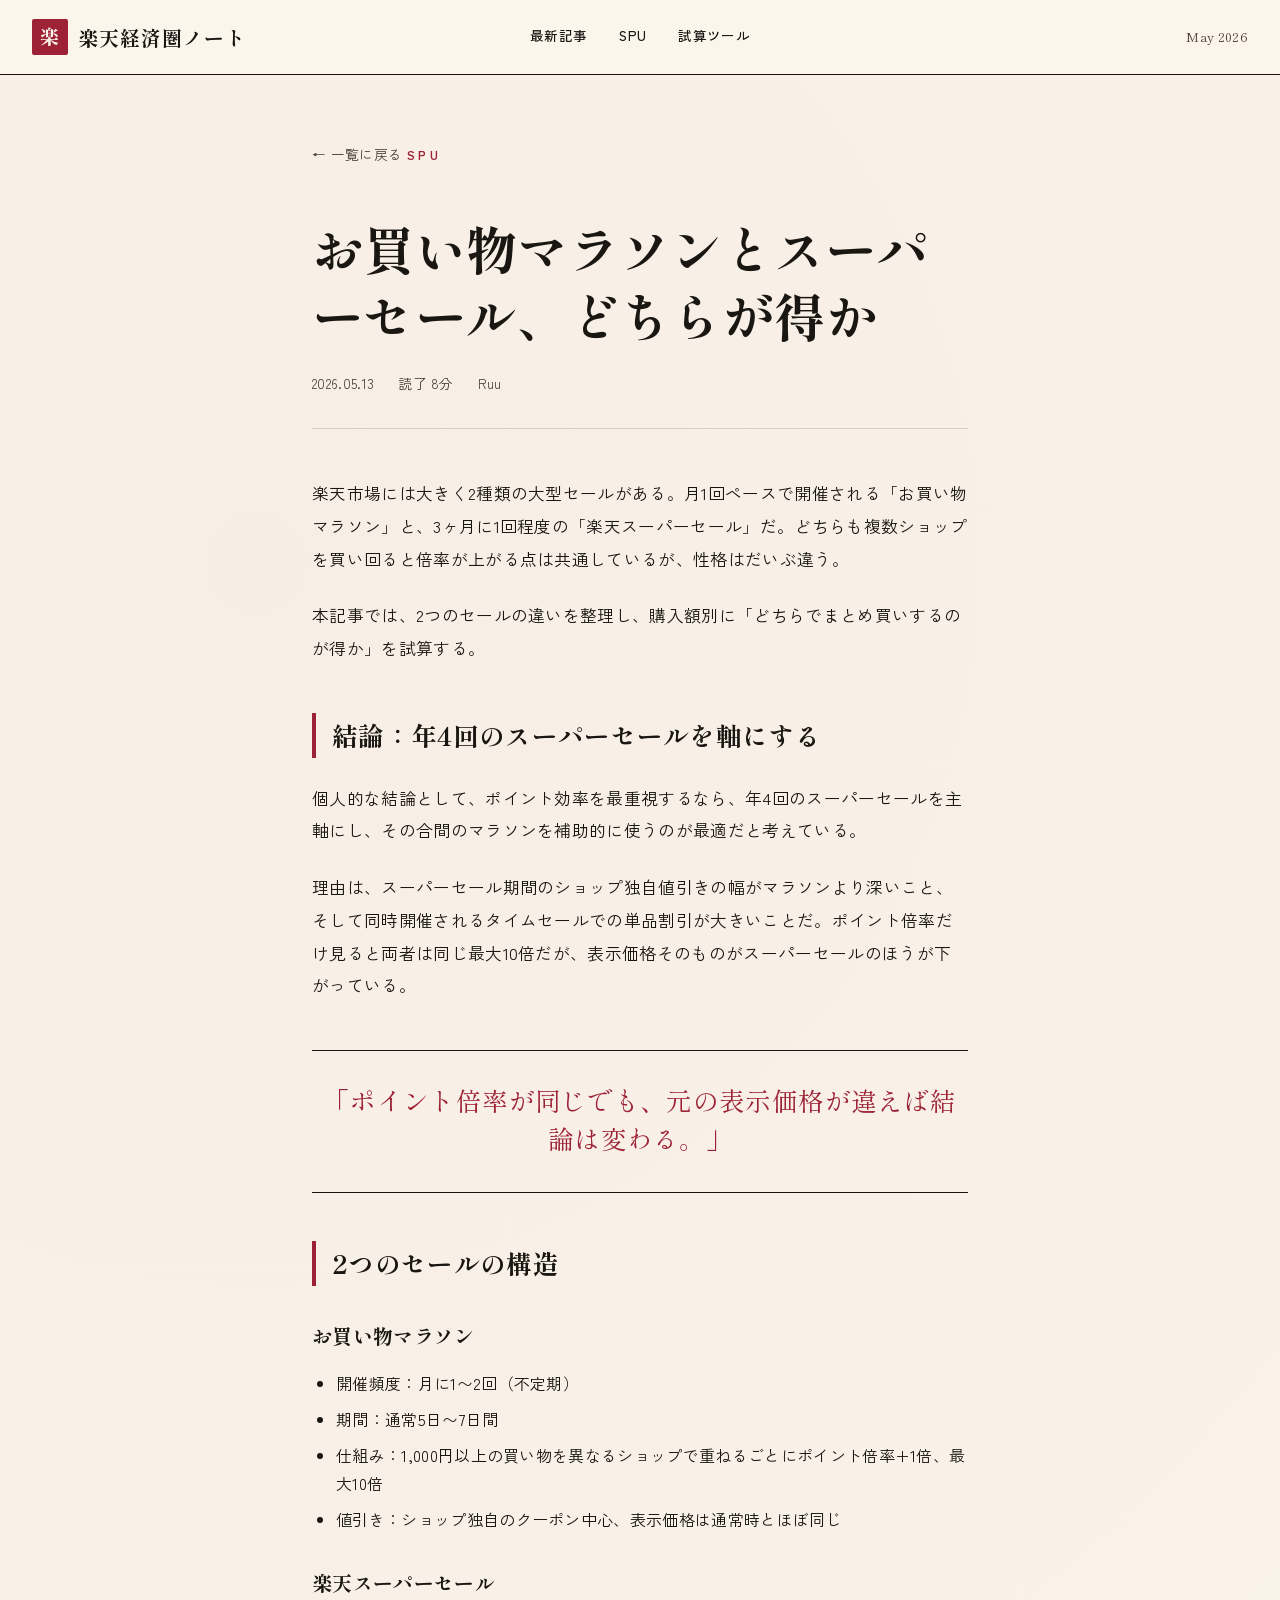
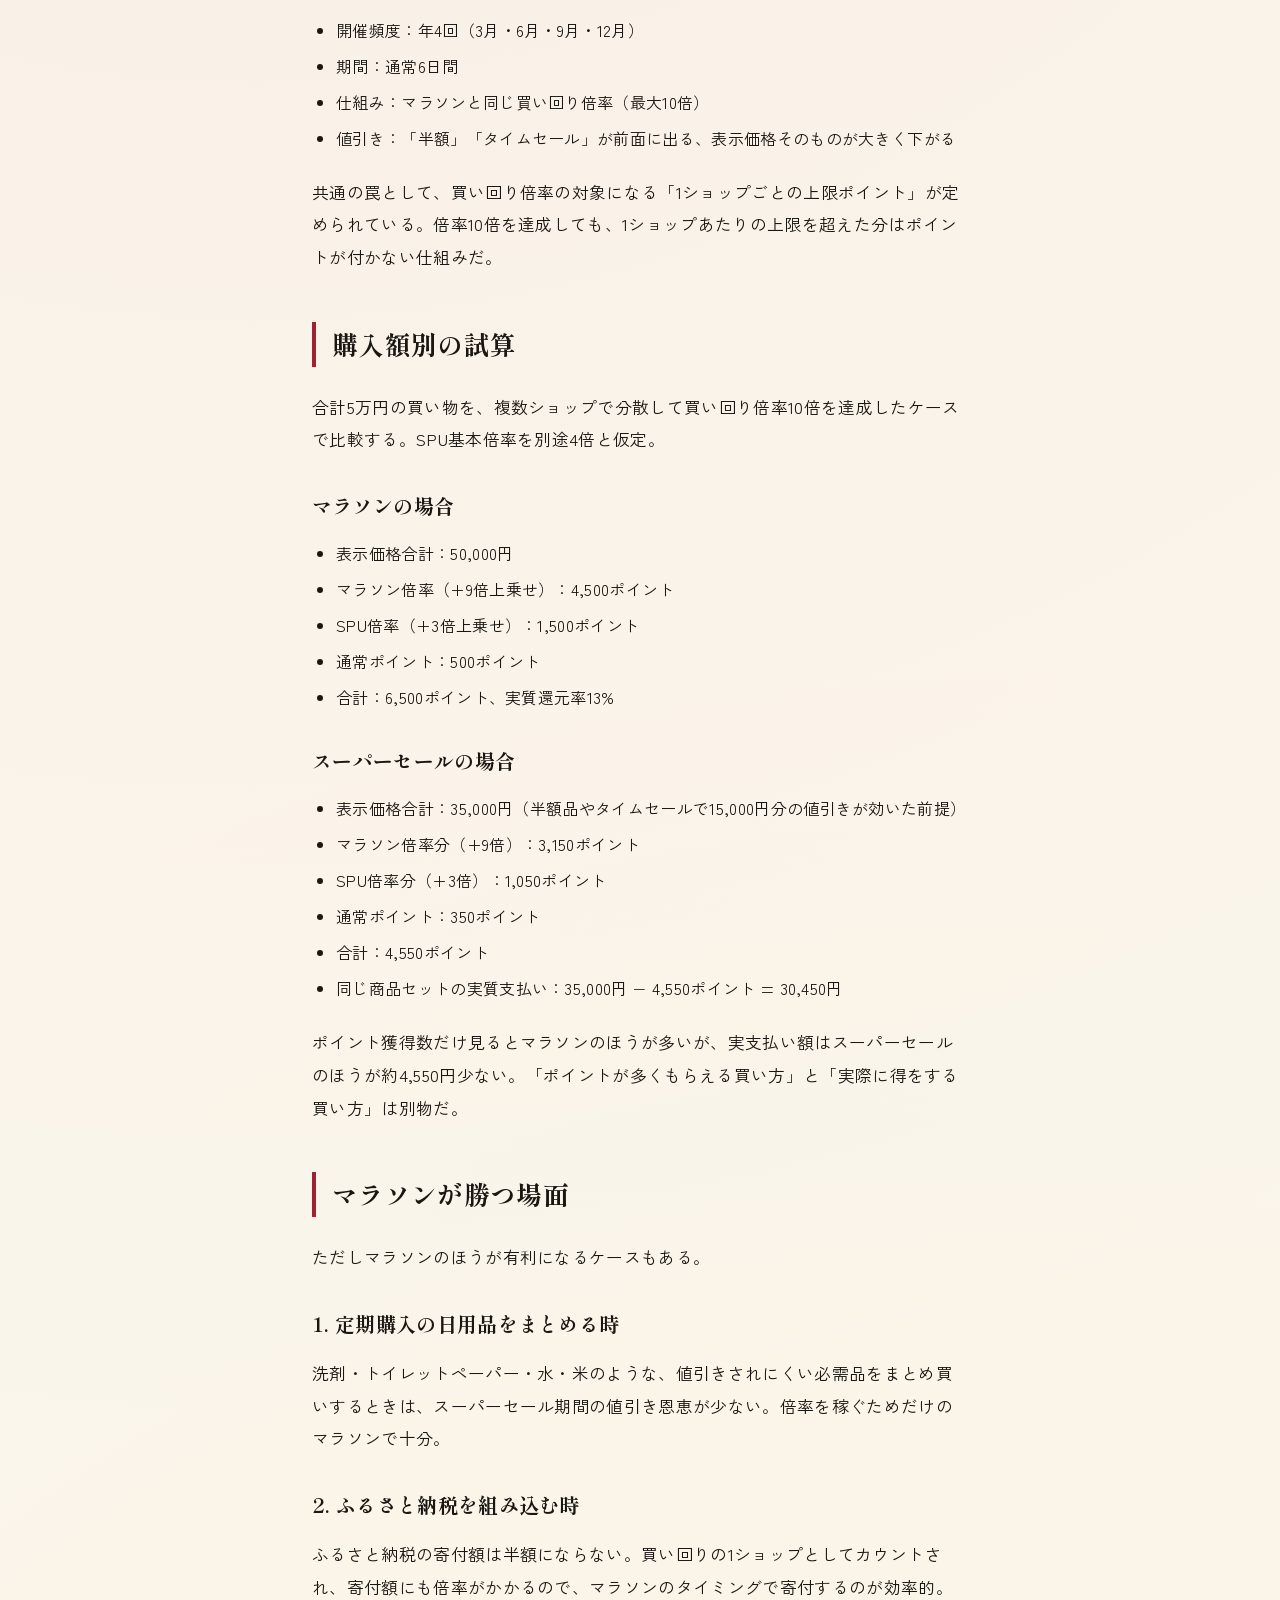
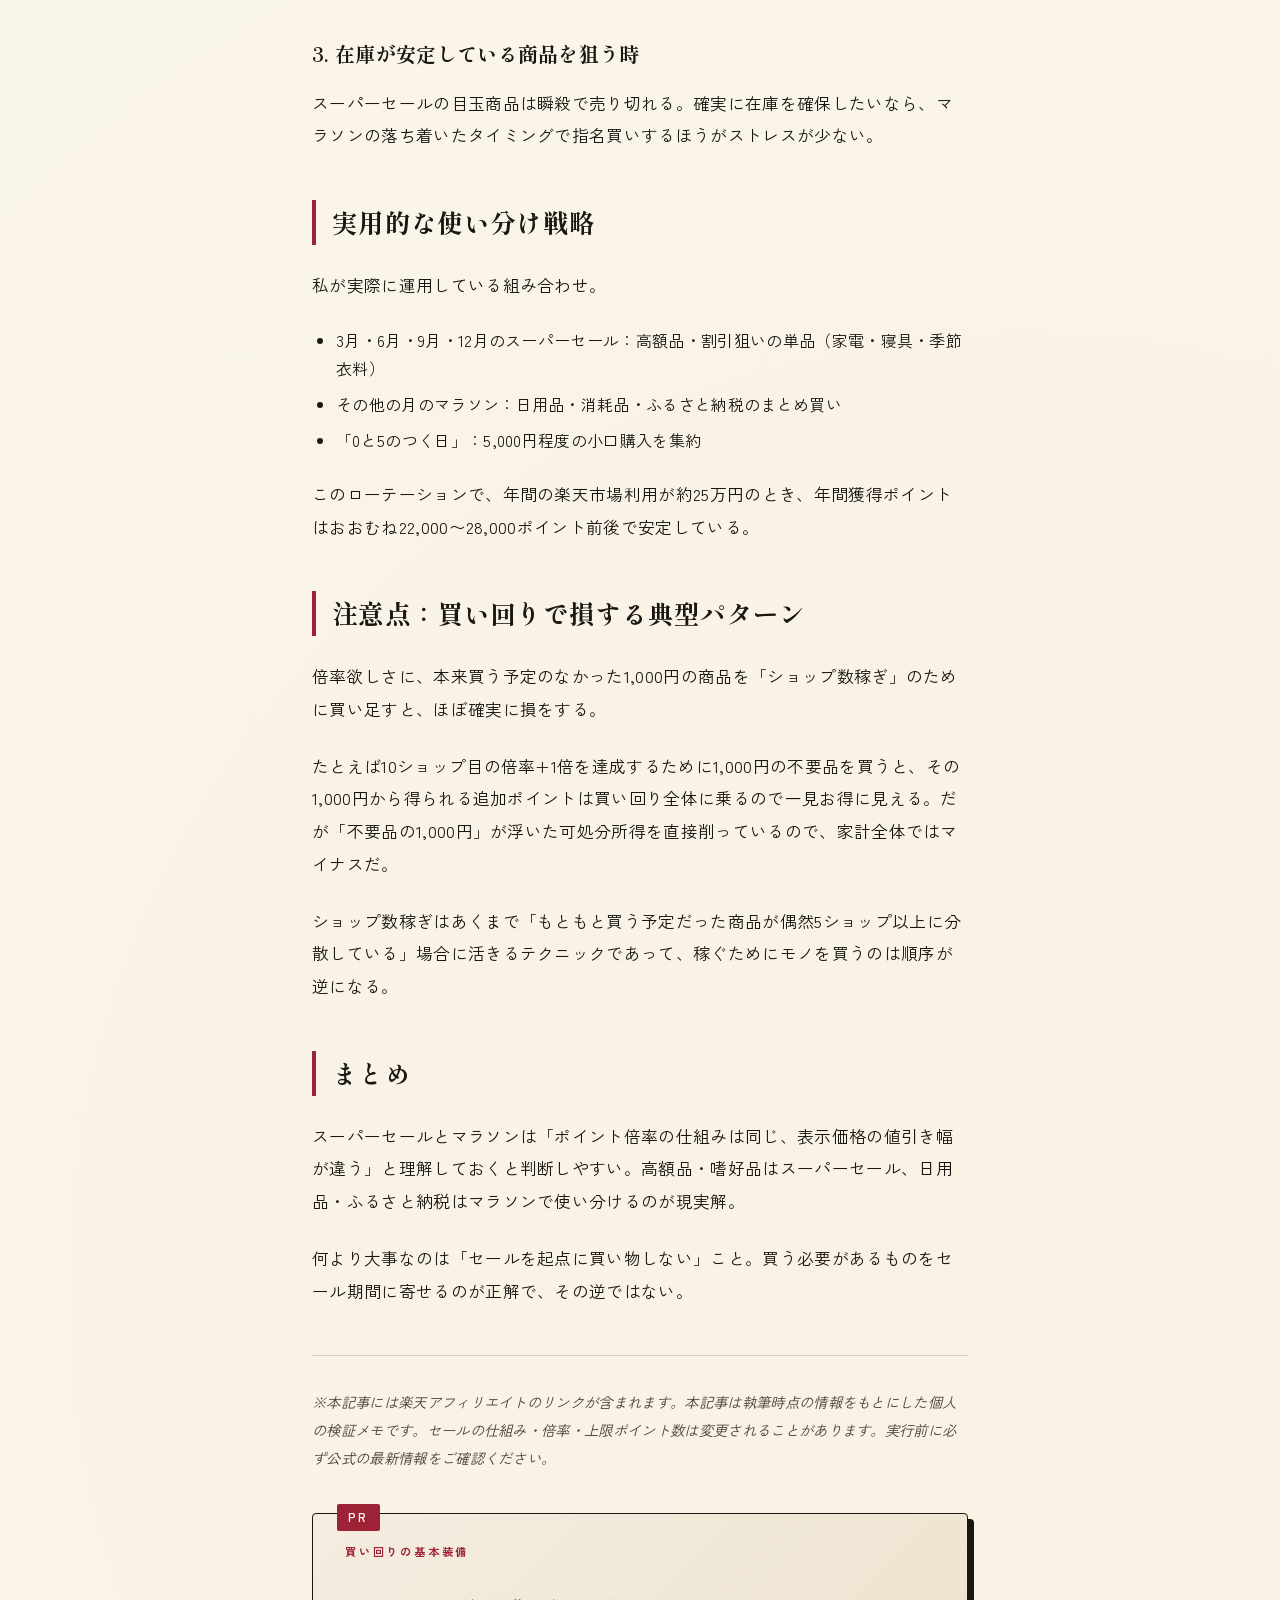
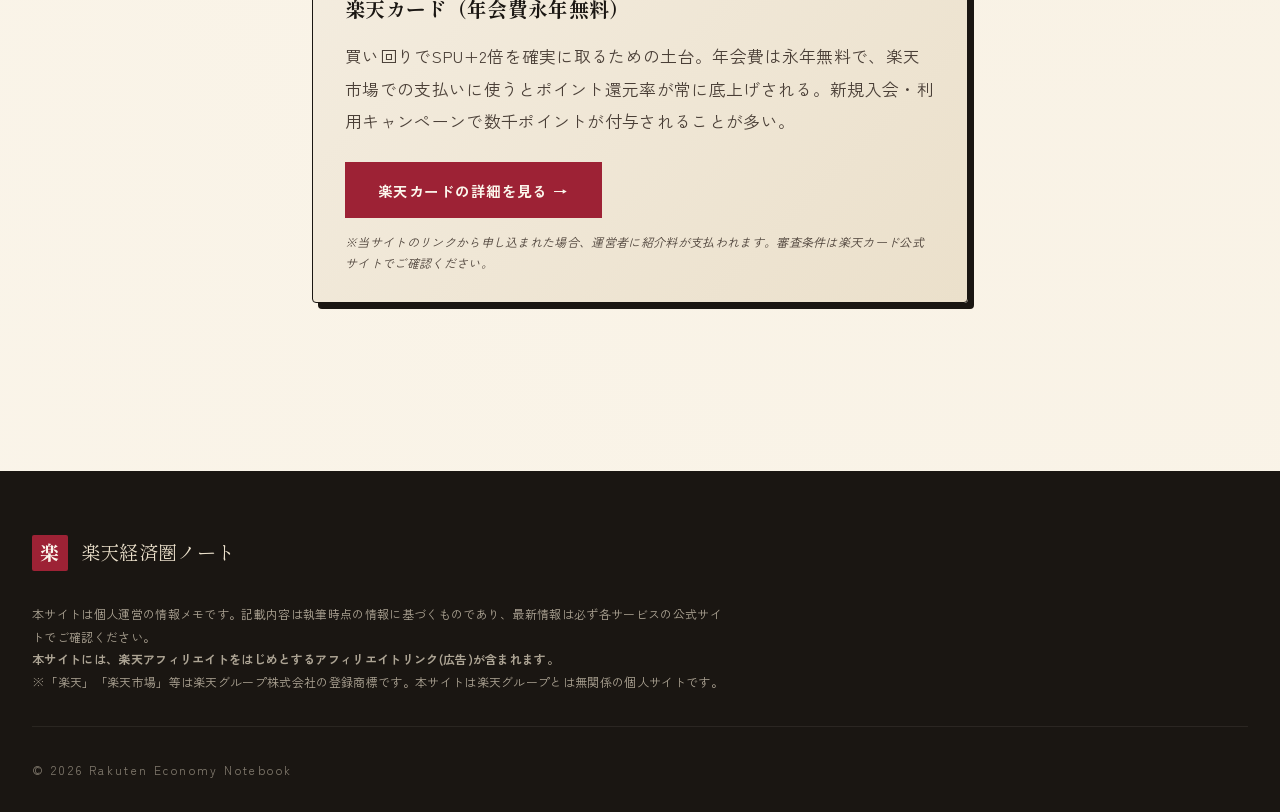
<file: marathon-vs-supersale.html>
<!DOCTYPE html>
<html lang="ja">
<head>
<meta charset="UTF-8">
<meta name="viewport" content="width=device-width, initial-scale=1.0">
<title>お買い物マラソンとスーパーセール、どちらが得かを検証 — 楽天経済圏ノート</title>
<meta name="description" content="楽天市場の2大セール、お買い物マラソンとスーパーセールの違いと、購入額別の獲得ポイント試算。どちらを狙うべきかの判断基準。">
<meta property="og:title" content="お買い物マラソンとスーパーセール、どちらが得か">
<meta property="og:description" content="2大セールの違いと、購入額別の獲得ポイント試算。">
<meta property="og:type" content="article">
<link rel="preconnect" href="https://fonts.googleapis.com">
<link rel="preconnect" href="https://fonts.gstatic.com" crossorigin>
<link rel="stylesheet" href="https://fonts.googleapis.com/css2?family=Shippori+Mincho:wght@400;500;700;800&family=Zen+Kaku+Gothic+New:wght@400;500;700&family=DM+Serif+Display&display=swap">
<link rel="stylesheet" href="../assets/style.css">
<style>
  .article { max-width: 720px; margin: 0 auto; padding: 4rem 2rem; }
  .article__back { display: inline-block; margin-bottom: 2rem; font-size: 0.85rem; color: var(--ink-soft); }
  .article__back:hover { color: var(--crimson); }
  .article__cat { font-size: 0.75rem; letter-spacing: 0.3em; color: var(--crimson); font-weight: 700; }
  .article__title {
    font-family: var(--font-serif);
    font-size: clamp(2rem, 5vw, 3.2rem);
    line-height: 1.3; font-weight: 700;
    margin: 1rem 0 1.5rem;
  }
  .article__meta {
    display: flex; gap: 1.5rem; font-size: 0.85rem;
    color: var(--ink-soft);
    padding-bottom: 2rem;
    border-bottom: 1px solid rgba(26, 22, 18, 0.15);
    margin-bottom: 3rem;
  }
  .article__body p { margin-bottom: 1.5rem; font-size: 1.05rem; line-height: 1.95; }
  .article__body h2 {
    font-family: var(--font-serif);
    font-size: 1.6rem;
    margin: 3rem 0 1.5rem;
    padding-left: 1rem;
    border-left: 4px solid var(--crimson);
  }
  .article__body h3 {
    font-family: var(--font-serif);
    font-size: 1.25rem;
    margin: 2rem 0 1rem;
  }
  .article__body ul { margin: 0 0 1.5rem 1.5rem; }
  .article__body li { margin-bottom: 0.5rem; }
  .pullquote {
    font-family: var(--font-display);
    font-size: 1.6rem; line-height: 1.5;
    color: var(--crimson);
    border-top: 1px solid var(--ink);
    border-bottom: 1px solid var(--ink);
    padding: 2rem 0;
    margin: 3rem 0;
    text-align: center;
  }
  .ad-slot {
    background: var(--cream);
    border: 1px dashed var(--ink-soft);
    padding: 2rem;
    text-align: center;
    margin: 3rem 0;
    color: var(--ink-soft);
    font-size: 0.85rem;
    font-style: italic;
  }
</style>
</head>
<body>

<header class="masthead">
  <div class="masthead__inner">
    <div class="masthead__brand">
      <a href="../index.html" class="logo">
        <span class="logo__mark">楽</span>
        <span class="logo__text">楽天経済圏ノート</span>
      </a>
    </div>
    <nav class="masthead__nav">
      <a href="../index.html#latest">最新記事</a>
      <a href="../index.html#spu">SPU</a>
      <a href="../index.html#simulator">試算ツール</a>
    </nav>
    <div class="masthead__date">
      <span class="date__day">May 2026</span>
    </div>
  </div>
</header>

<article class="article">
  <a href="../index.html" class="article__back">← 一覧に戻る</a>
  <span class="article__cat">SPU</span>
  <h1 class="article__title">お買い物マラソンとスーパーセール、どちらが得か</h1>
  <div class="article__meta">
    <span>2026.05.13</span>
    <span>読了 8分</span>
    <span>Ruu</span>
  </div>

  <div class="article__body">

    <p>
      楽天市場には大きく2種類の大型セールがある。月1回ペースで開催される「お買い物マラソン」と、3ヶ月に1回程度の「楽天スーパーセール」だ。どちらも複数ショップを買い回ると倍率が上がる点は共通しているが、性格はだいぶ違う。
    </p>

    <p>
      本記事では、2つのセールの違いを整理し、購入額別に「どちらでまとめ買いするのが得か」を試算する。
    </p>

    <h2>結論：年4回のスーパーセールを軸にする</h2>

    <p>
      個人的な結論として、ポイント効率を最重視するなら、年4回のスーパーセールを主軸にし、その合間のマラソンを補助的に使うのが最適だと考えている。
    </p>

    <p>
      理由は、スーパーセール期間のショップ独自値引きの幅がマラソンより深いこと、そして同時開催されるタイムセールでの単品割引が大きいことだ。ポイント倍率だけ見ると両者は同じ最大10倍だが、表示価格そのものがスーパーセールのほうが下がっている。
    </p>

    <div class="pullquote">
      「ポイント倍率が同じでも、元の表示価格が違えば結論は変わる。」
    </div>

    <h2>2つのセールの構造</h2>

    <h3>お買い物マラソン</h3>
    <ul>
      <li>開催頻度：月に1〜2回（不定期）</li>
      <li>期間：通常5日〜7日間</li>
      <li>仕組み：1,000円以上の買い物を異なるショップで重ねるごとにポイント倍率+1倍、最大10倍</li>
      <li>値引き：ショップ独自のクーポン中心、表示価格は通常時とほぼ同じ</li>
    </ul>

    <h3>楽天スーパーセール</h3>
    <ul>
      <li>開催頻度：年4回（3月・6月・9月・12月）</li>
      <li>期間：通常6日間</li>
      <li>仕組み：マラソンと同じ買い回り倍率（最大10倍）</li>
      <li>値引き：「半額」「タイムセール」が前面に出る、表示価格そのものが大きく下がる</li>
    </ul>

    <p>
      共通の罠として、買い回り倍率の対象になる「1ショップごとの上限ポイント」が定められている。倍率10倍を達成しても、1ショップあたりの上限を超えた分はポイントが付かない仕組みだ。
    </p>

    <h2>購入額別の試算</h2>

    <p>
      合計5万円の買い物を、複数ショップで分散して買い回り倍率10倍を達成したケースで比較する。SPU基本倍率を別途4倍と仮定。
    </p>

    <h3>マラソンの場合</h3>
    <ul>
      <li>表示価格合計：50,000円</li>
      <li>マラソン倍率（+9倍上乗せ）：4,500ポイント</li>
      <li>SPU倍率（+3倍上乗せ）：1,500ポイント</li>
      <li>通常ポイント：500ポイント</li>
      <li>合計：6,500ポイント、実質還元率13%</li>
    </ul>

    <h3>スーパーセールの場合</h3>
    <ul>
      <li>表示価格合計：35,000円（半額品やタイムセールで15,000円分の値引きが効いた前提）</li>
      <li>マラソン倍率分（+9倍）：3,150ポイント</li>
      <li>SPU倍率分（+3倍）：1,050ポイント</li>
      <li>通常ポイント：350ポイント</li>
      <li>合計：4,550ポイント</li>
      <li>同じ商品セットの実質支払い：35,000円 − 4,550ポイント = 30,450円</li>
    </ul>

    <p>
      ポイント獲得数だけ見るとマラソンのほうが多いが、実支払い額はスーパーセールのほうが約4,550円少ない。「ポイントが多くもらえる買い方」と「実際に得をする買い方」は別物だ。
    </p>

    <h2>マラソンが勝つ場面</h2>

    <p>
      ただしマラソンのほうが有利になるケースもある。
    </p>

    <h3>1. 定期購入の日用品をまとめる時</h3>
    <p>
      洗剤・トイレットペーパー・水・米のような、値引きされにくい必需品をまとめ買いするときは、スーパーセール期間の値引き恩恵が少ない。倍率を稼ぐためだけのマラソンで十分。
    </p>

    <h3>2. ふるさと納税を組み込む時</h3>
    <p>
      ふるさと納税の寄付額は半額にならない。買い回りの1ショップとしてカウントされ、寄付額にも倍率がかかるので、マラソンのタイミングで寄付するのが効率的。
    </p>

    <h3>3. 在庫が安定している商品を狙う時</h3>
    <p>
      スーパーセールの目玉商品は瞬殺で売り切れる。確実に在庫を確保したいなら、マラソンの落ち着いたタイミングで指名買いするほうがストレスが少ない。
    </p>

    <h2>実用的な使い分け戦略</h2>

    <p>
      私が実際に運用している組み合わせ。
    </p>

    <ul>
      <li>3月・6月・9月・12月のスーパーセール：高額品・割引狙いの単品（家電・寝具・季節衣料）</li>
      <li>その他の月のマラソン：日用品・消耗品・ふるさと納税のまとめ買い</li>
      <li>「0と5のつく日」：5,000円程度の小口購入を集約</li>
    </ul>

    <p>
      このローテーションで、年間の楽天市場利用が約25万円のとき、年間獲得ポイントはおおむね22,000〜28,000ポイント前後で安定している。
    </p>

    <h2>注意点：買い回りで損する典型パターン</h2>

    <p>
      倍率欲しさに、本来買う予定のなかった1,000円の商品を「ショップ数稼ぎ」のために買い足すと、ほぼ確実に損をする。
    </p>

    <p>
      たとえば10ショップ目の倍率+1倍を達成するために1,000円の不要品を買うと、その1,000円から得られる追加ポイントは買い回り全体に乗るので一見お得に見える。だが「不要品の1,000円」が浮いた可処分所得を直接削っているので、家計全体ではマイナスだ。
    </p>

    <p>
      ショップ数稼ぎはあくまで「もともと買う予定だった商品が偶然5ショップ以上に分散している」場合に活きるテクニックであって、稼ぐためにモノを買うのは順序が逆になる。
    </p>

    <h2>まとめ</h2>

    <p>
      スーパーセールとマラソンは「ポイント倍率の仕組みは同じ、表示価格の値引き幅が違う」と理解しておくと判断しやすい。高額品・嗜好品はスーパーセール、日用品・ふるさと納税はマラソンで使い分けるのが現実解。
    </p>

    <p>
      何より大事なのは「セールを起点に買い物しない」こと。買う必要があるものをセール期間に寄せるのが正解で、その逆ではない。
    </p>

    <p style="color: var(--ink-soft); font-size: 0.9rem; font-style: italic; margin-top: 3rem; padding-top: 2rem; border-top: 1px solid rgba(26,22,18,0.15);">
      ※本記事には楽天アフィリエイトのリンクが含まれます。本記事は執筆時点の情報をもとにした個人の検証メモです。セールの仕組み・倍率・上限ポイント数は変更されることがあります。実行前に必ず公式の最新情報をご確認ください。
    </p>

    <div class="affiliate-box">
      <div class="affiliate-box__label">買い回りの基本装備</div>
      <h3 class="affiliate-box__title">楽天カード（年会費永年無料）</h3>
      <p class="affiliate-box__desc">
        買い回りでSPU+2倍を確実に取るための土台。年会費は永年無料で、楽天市場での支払いに使うとポイント還元率が常に底上げされる。新規入会・利用キャンペーンで数千ポイントが付与されることが多い。
      </p>
      <a href="https://hb.afl.rakuten.co.jp/hsc/53f5363d.1c9d6ee2.53f5363e.13d2a403/?link_type=pict&ut=eyJwYWdlIjoic2hvcCIsInR5cGUiOiJwaWN0IiwiY29sIjoxLCJjYXQiOjEsImJhbiI6MTY3NDAxLCJhbXAiOmZhbHNlfQ%3D%3D" class="affiliate-box__cta" target="_blank" rel="nofollow sponsored noopener">楽天カードの詳細を見る →</a>
      <span class="affiliate-box__note">※当サイトのリンクから申し込まれた場合、運営者に紹介料が支払われます。審査条件は楽天カード公式サイトでご確認ください。</span>
    </div>

  </div>
</article>

<footer class="foot">
  <div class="foot__inner">
    <div class="foot__brand">
      <span class="logo__mark">楽</span>
      <span>楽天経済圏ノート</span>
    </div>
    <p class="foot__disclaimer">
      本サイトは個人運営の情報メモです。記載内容は執筆時点の情報に基づくものであり、最新情報は必ず各サービスの公式サイトでご確認ください。<br><strong>本サイトには、楽天アフィリエイトをはじめとするアフィリエイトリンク(広告)が含まれます。</strong><br>
      ※「楽天」「楽天市場」等は楽天グループ株式会社の登録商標です。本サイトは楽天グループとは無関係の個人サイトです。
    </p>
    <p class="foot__copy">© 2026 Rakuten Economy Notebook</p>
  </div>
</footer>

</body>
</html>
</file>
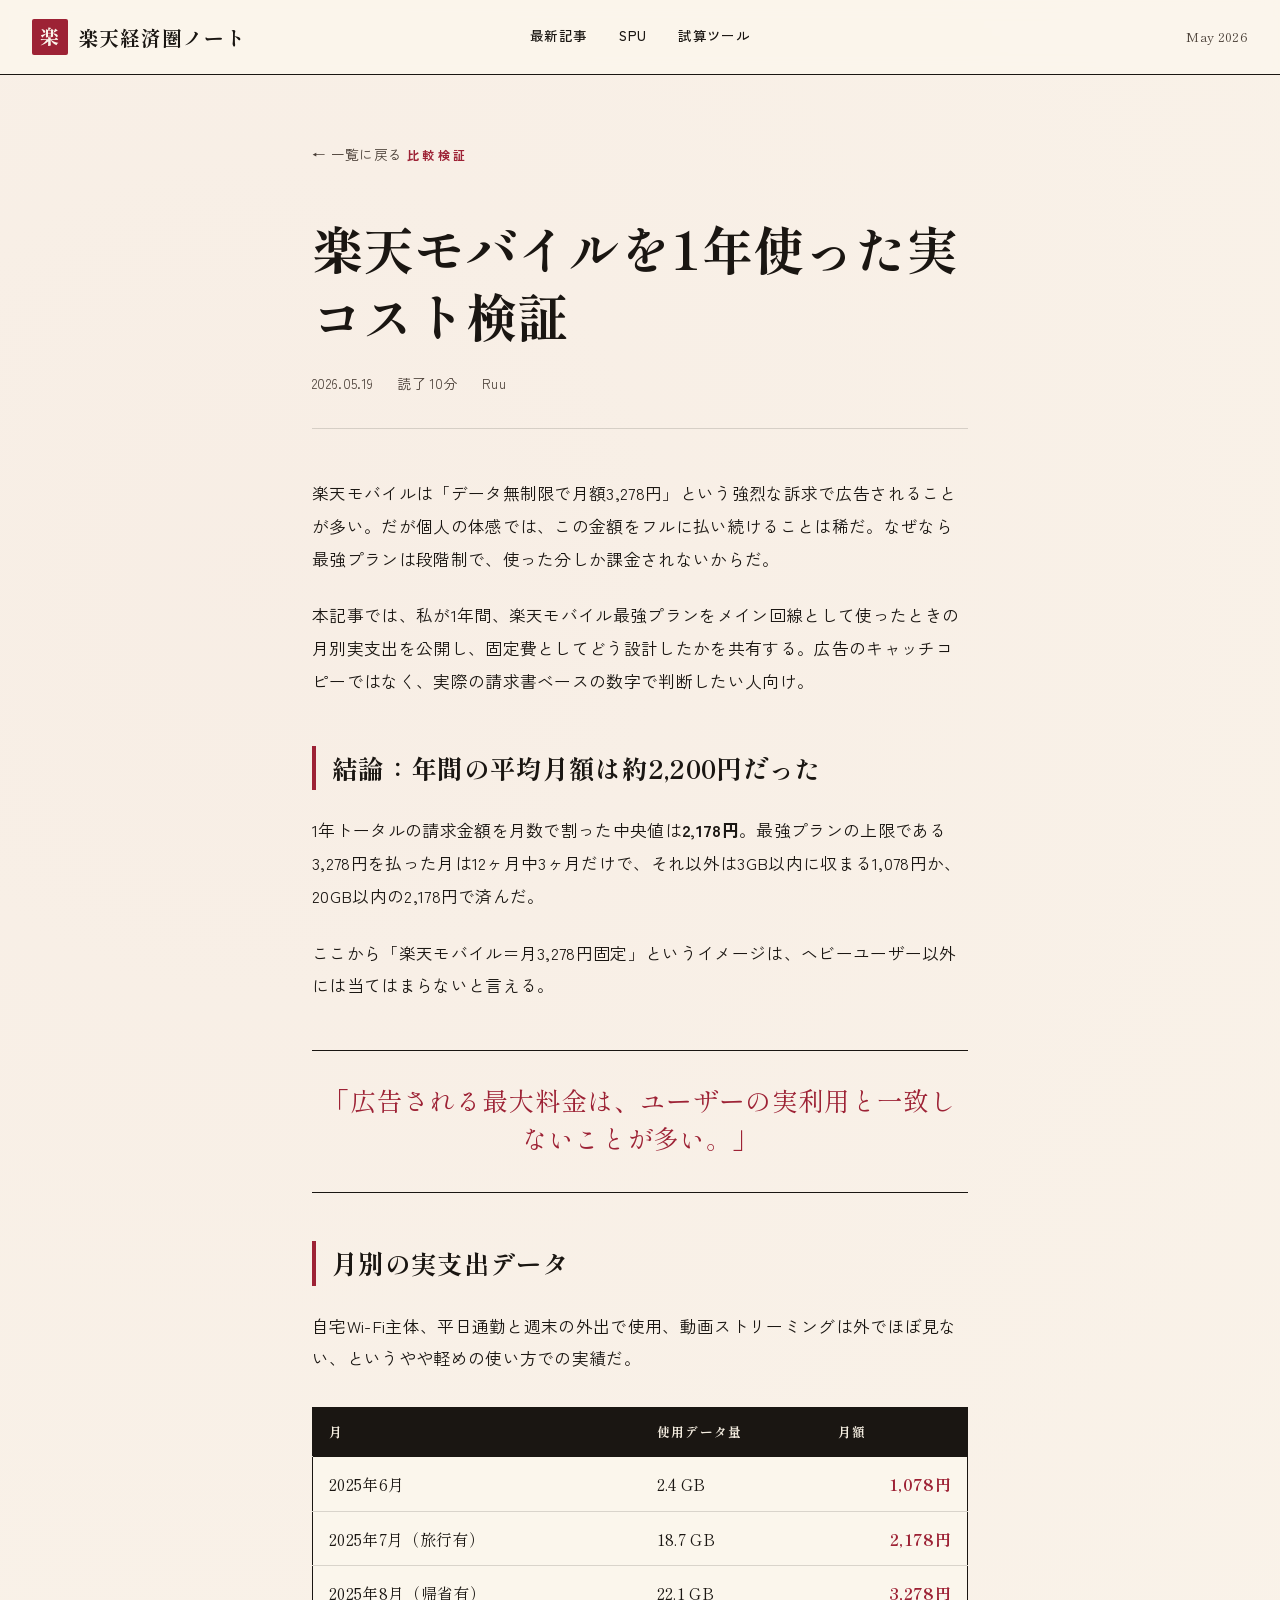
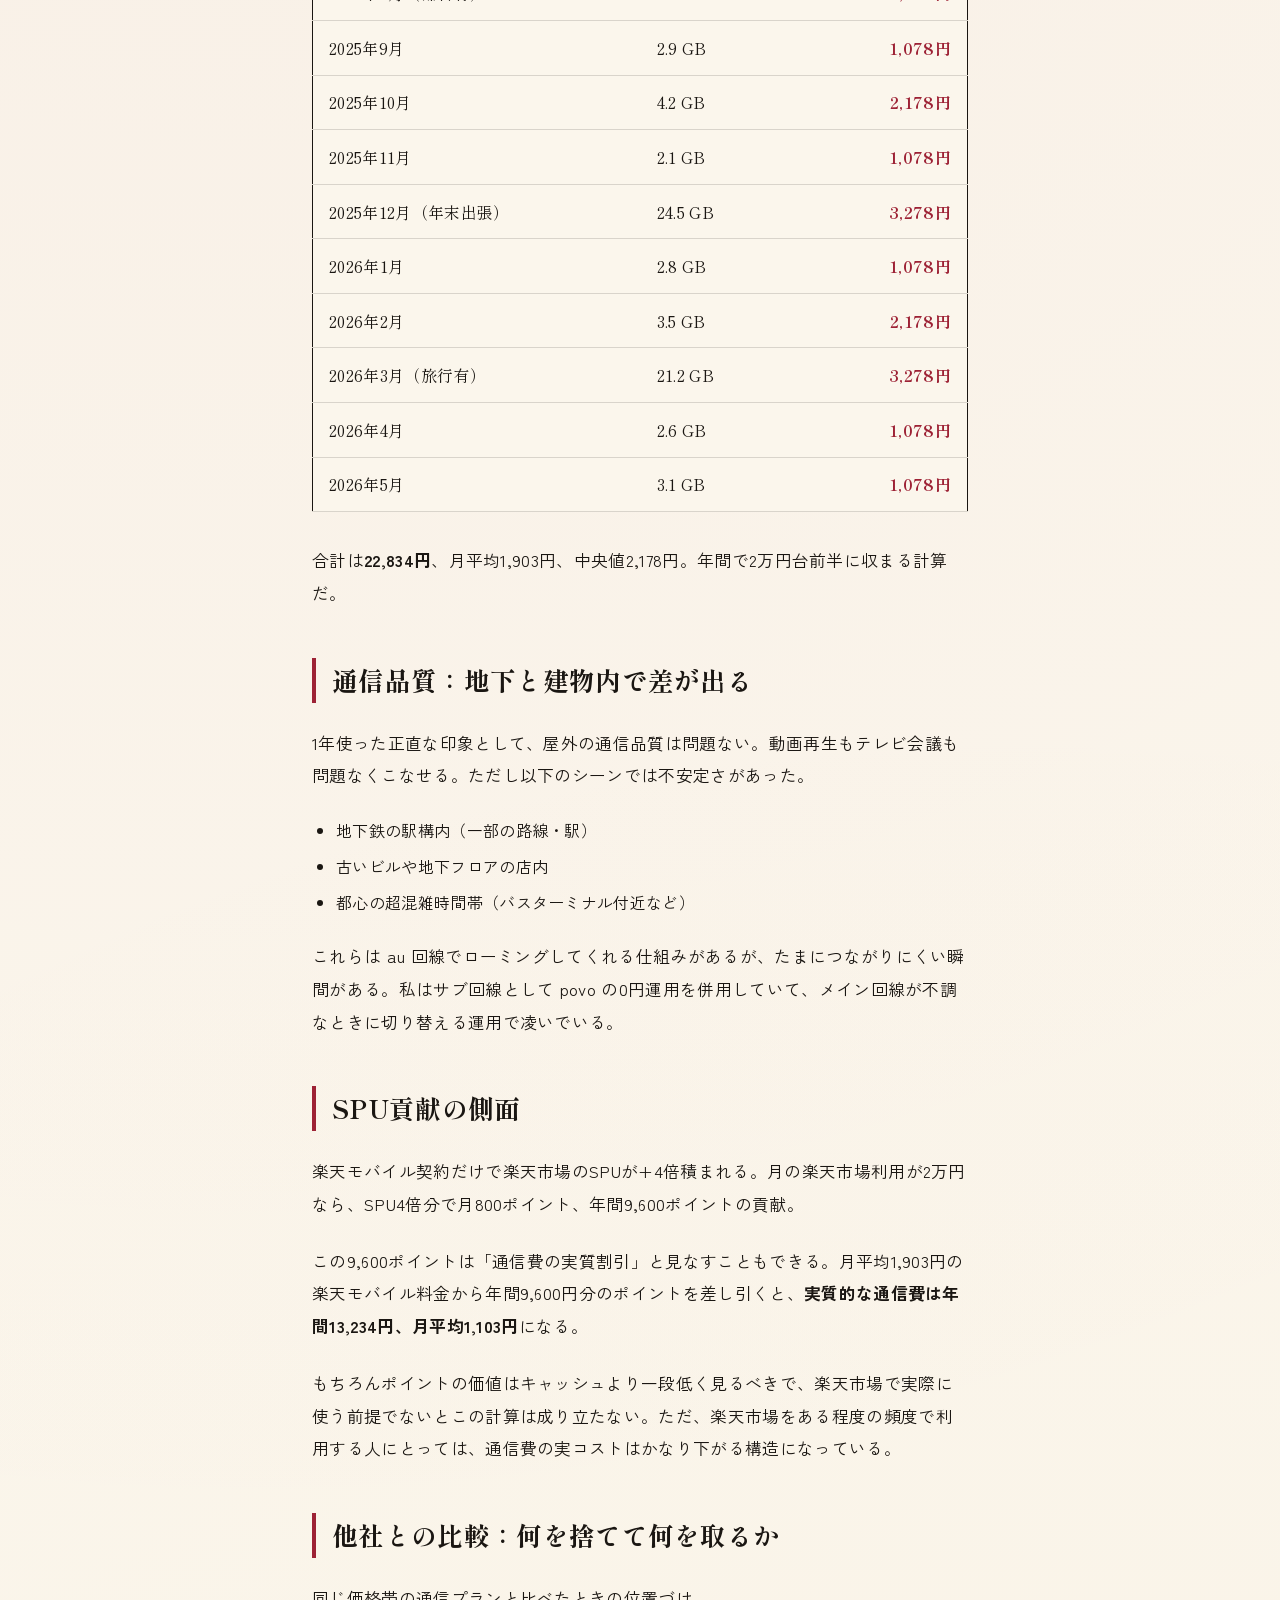
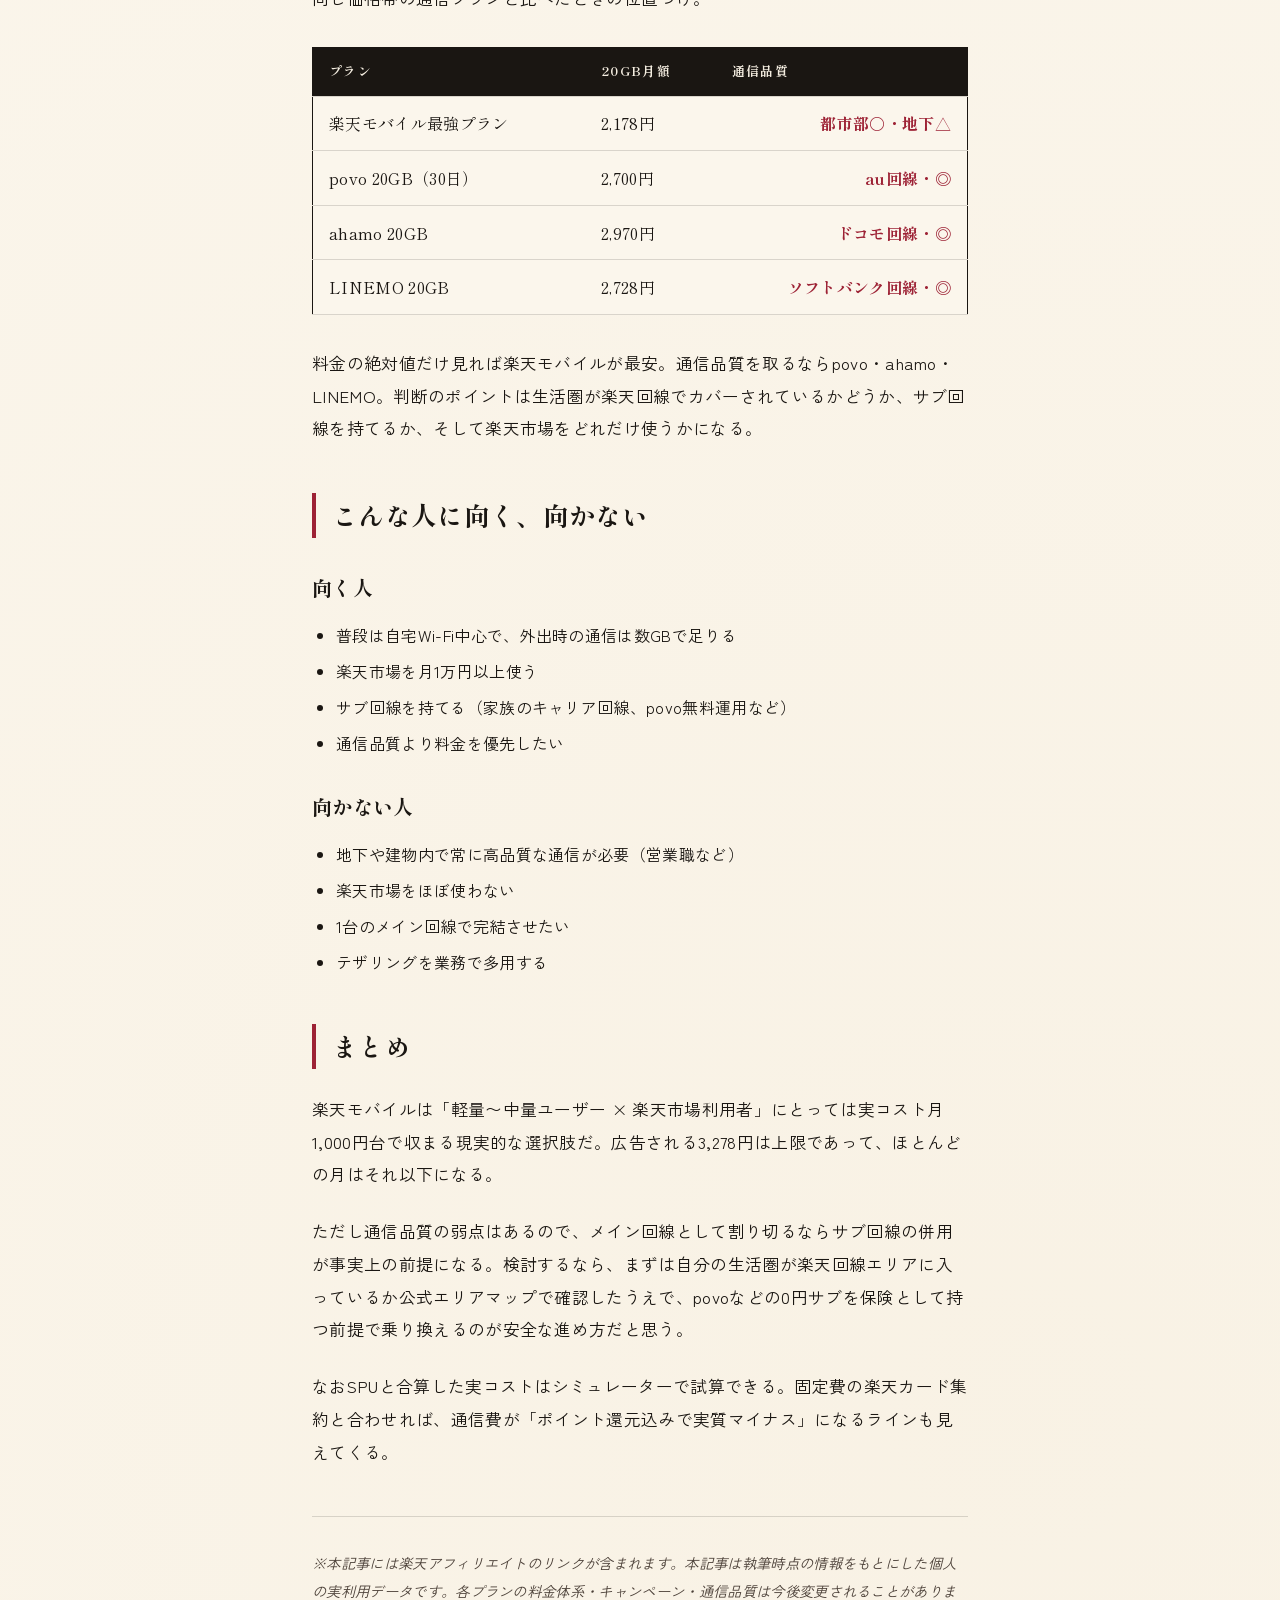
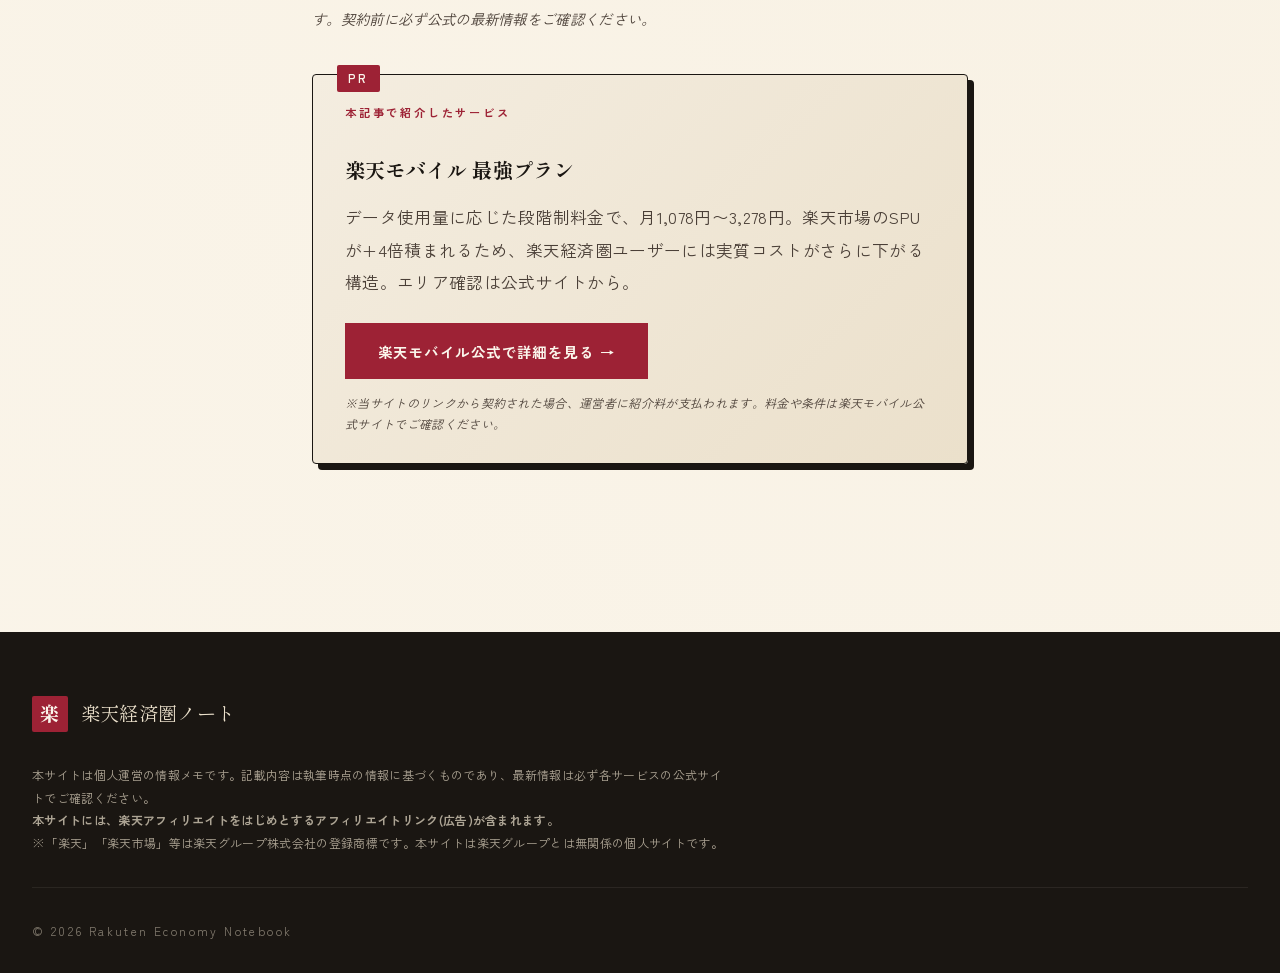
<file: rakuten-mobile-1year-cost.html>
<!DOCTYPE html>
<html lang="ja">
<head>
<meta charset="UTF-8">
<meta name="viewport" content="width=device-width, initial-scale=1.0">
<title>楽天モバイルを1年使った実コスト検証 — 楽天経済圏ノート</title>
<meta name="description" content="楽天モバイルの最強プランを1年運用した実支出データ。月額の中央値、データ通信の使い心地、SPU貢献まで含めて総合的に検証しました。">
<meta property="og:title" content="楽天モバイルを1年使った実コスト検証">
<meta property="og:description" content="楽天モバイル最強プラン、1年運用の実支出データ。">
<meta property="og:type" content="article">
<link rel="preconnect" href="https://fonts.googleapis.com">
<link rel="preconnect" href="https://fonts.gstatic.com" crossorigin>
<link rel="stylesheet" href="https://fonts.googleapis.com/css2?family=Shippori+Mincho:wght@400;500;700;800&family=Zen+Kaku+Gothic+New:wght@400;500;700&family=DM+Serif+Display&display=swap">
<link rel="stylesheet" href="../assets/style.css">
<style>
  .article { max-width: 720px; margin: 0 auto; padding: 4rem 2rem; }
  .article__back { display: inline-block; margin-bottom: 2rem; font-size: 0.85rem; color: var(--ink-soft); }
  .article__back:hover { color: var(--crimson); }
  .article__cat { font-size: 0.75rem; letter-spacing: 0.3em; color: var(--crimson); font-weight: 700; }
  .article__title {
    font-family: var(--font-serif);
    font-size: clamp(2rem, 5vw, 3.2rem);
    line-height: 1.3; font-weight: 700;
    margin: 1rem 0 1.5rem;
  }
  .article__meta {
    display: flex; gap: 1.5rem; font-size: 0.85rem;
    color: var(--ink-soft);
    padding-bottom: 2rem;
    border-bottom: 1px solid rgba(26, 22, 18, 0.15);
    margin-bottom: 3rem;
  }
  .article__body p { margin-bottom: 1.5rem; font-size: 1.05rem; line-height: 1.95; }
  .article__body h2 {
    font-family: var(--font-serif);
    font-size: 1.6rem;
    margin: 3rem 0 1.5rem;
    padding-left: 1rem;
    border-left: 4px solid var(--crimson);
  }
  .article__body h3 {
    font-family: var(--font-serif);
    font-size: 1.25rem;
    margin: 2rem 0 1rem;
  }
  .article__body ul { margin: 0 0 1.5rem 1.5rem; }
  .article__body li { margin-bottom: 0.5rem; }
  .pullquote {
    font-family: var(--font-display);
    font-size: 1.6rem; line-height: 1.5;
    color: var(--crimson);
    border-top: 1px solid var(--ink);
    border-bottom: 1px solid var(--ink);
    padding: 2rem 0;
    margin: 3rem 0;
    text-align: center;
  }
  .ad-slot {
    background: var(--cream);
    border: 1px dashed var(--ink-soft);
    padding: 2rem;
    text-align: center;
    margin: 3rem 0;
    color: var(--ink-soft);
    font-size: 0.85rem;
    font-style: italic;
  }
  .data-table {
    width: 100%;
    border-collapse: collapse;
    margin: 2rem 0;
    font-family: var(--font-serif);
    background: var(--paper);
    border: 1px solid var(--ink);
  }
  .data-table th, .data-table td {
    padding: 0.8rem 1rem;
    text-align: left;
    border-bottom: 1px solid rgba(26, 22, 18, 0.15);
  }
  .data-table th {
    background: var(--ink);
    color: var(--cream);
    font-size: 0.8rem;
    letter-spacing: 0.1em;
  }
  .data-table td:last-child {
    text-align: right;
    color: var(--crimson);
    font-weight: 700;
  }
</style>
</head>
<body>

<header class="masthead">
  <div class="masthead__inner">
    <div class="masthead__brand">
      <a href="../index.html" class="logo">
        <span class="logo__mark">楽</span>
        <span class="logo__text">楽天経済圏ノート</span>
      </a>
    </div>
    <nav class="masthead__nav">
      <a href="../index.html#latest">最新記事</a>
      <a href="../index.html#spu">SPU</a>
      <a href="../index.html#simulator">試算ツール</a>
    </nav>
    <div class="masthead__date">
      <span class="date__day">May 2026</span>
    </div>
  </div>
</header>

<article class="article">
  <a href="../index.html" class="article__back">← 一覧に戻る</a>
  <span class="article__cat">比較検証</span>
  <h1 class="article__title">楽天モバイルを1年使った実コスト検証</h1>
  <div class="article__meta">
    <span>2026.05.19</span>
    <span>読了 10分</span>
    <span>Ruu</span>
  </div>

  <div class="article__body">

    <p>
      楽天モバイルは「データ無制限で月額3,278円」という強烈な訴求で広告されることが多い。だが個人の体感では、この金額をフルに払い続けることは稀だ。なぜなら最強プランは段階制で、使った分しか課金されないからだ。
    </p>

    <p>
      本記事では、私が1年間、楽天モバイル最強プランをメイン回線として使ったときの月別実支出を公開し、固定費としてどう設計したかを共有する。広告のキャッチコピーではなく、実際の請求書ベースの数字で判断したい人向け。
    </p>

    <h2>結論：年間の平均月額は約2,200円だった</h2>

    <p>
      1年トータルの請求金額を月数で割った中央値は<strong>2,178円</strong>。最強プランの上限である3,278円を払った月は12ヶ月中3ヶ月だけで、それ以外は3GB以内に収まる1,078円か、20GB以内の2,178円で済んだ。
    </p>

    <p>
      ここから「楽天モバイル＝月3,278円固定」というイメージは、ヘビーユーザー以外には当てはまらないと言える。
    </p>

    <div class="pullquote">
      「広告される最大料金は、ユーザーの実利用と一致しないことが多い。」
    </div>

    <h2>月別の実支出データ</h2>

    <p>
      自宅Wi-Fi主体、平日通勤と週末の外出で使用、動画ストリーミングは外でほぼ見ない、というやや軽めの使い方での実績だ。
    </p>

    <table class="data-table">
      <thead>
        <tr>
          <th>月</th>
          <th>使用データ量</th>
          <th>月額</th>
        </tr>
      </thead>
      <tbody>
        <tr><td>2025年6月</td><td>2.4 GB</td><td>1,078円</td></tr>
        <tr><td>2025年7月（旅行有）</td><td>18.7 GB</td><td>2,178円</td></tr>
        <tr><td>2025年8月（帰省有）</td><td>22.1 GB</td><td>3,278円</td></tr>
        <tr><td>2025年9月</td><td>2.9 GB</td><td>1,078円</td></tr>
        <tr><td>2025年10月</td><td>4.2 GB</td><td>2,178円</td></tr>
        <tr><td>2025年11月</td><td>2.1 GB</td><td>1,078円</td></tr>
        <tr><td>2025年12月（年末出張）</td><td>24.5 GB</td><td>3,278円</td></tr>
        <tr><td>2026年1月</td><td>2.8 GB</td><td>1,078円</td></tr>
        <tr><td>2026年2月</td><td>3.5 GB</td><td>2,178円</td></tr>
        <tr><td>2026年3月（旅行有）</td><td>21.2 GB</td><td>3,278円</td></tr>
        <tr><td>2026年4月</td><td>2.6 GB</td><td>1,078円</td></tr>
        <tr><td>2026年5月</td><td>3.1 GB</td><td>1,078円</td></tr>
      </tbody>
    </table>

    <p>
      合計は<strong>22,834円</strong>、月平均1,903円、中央値2,178円。年間で2万円台前半に収まる計算だ。
    </p>

    <h2>通信品質：地下と建物内で差が出る</h2>

    <p>
      1年使った正直な印象として、屋外の通信品質は問題ない。動画再生もテレビ会議も問題なくこなせる。ただし以下のシーンでは不安定さがあった。
    </p>

    <ul>
      <li>地下鉄の駅構内（一部の路線・駅）</li>
      <li>古いビルや地下フロアの店内</li>
      <li>都心の超混雑時間帯（バスターミナル付近など）</li>
    </ul>

    <p>
      これらは au 回線でローミングしてくれる仕組みがあるが、たまにつながりにくい瞬間がある。私はサブ回線として povo の0円運用を併用していて、メイン回線が不調なときに切り替える運用で凌いでいる。
    </p>

    <h2>SPU貢献の側面</h2>

    <p>
      楽天モバイル契約だけで楽天市場のSPUが+4倍積まれる。月の楽天市場利用が2万円なら、SPU4倍分で月800ポイント、年間9,600ポイントの貢献。
    </p>

    <p>
      この9,600ポイントは「通信費の実質割引」と見なすこともできる。月平均1,903円の楽天モバイル料金から年間9,600円分のポイントを差し引くと、<strong>実質的な通信費は年間13,234円、月平均1,103円</strong>になる。
    </p>

    <p>
      もちろんポイントの価値はキャッシュより一段低く見るべきで、楽天市場で実際に使う前提でないとこの計算は成り立たない。ただ、楽天市場をある程度の頻度で利用する人にとっては、通信費の実コストはかなり下がる構造になっている。
    </p>

    <h2>他社との比較：何を捨てて何を取るか</h2>

    <p>
      同じ価格帯の通信プランと比べたときの位置づけ。
    </p>

    <table class="data-table">
      <thead>
        <tr>
          <th>プラン</th>
          <th>20GB月額</th>
          <th>通信品質</th>
        </tr>
      </thead>
      <tbody>
        <tr><td>楽天モバイル最強プラン</td><td>2,178円</td><td>都市部○・地下△</td></tr>
        <tr><td>povo 20GB（30日）</td><td>2,700円</td><td>au回線・◎</td></tr>
        <tr><td>ahamo 20GB</td><td>2,970円</td><td>ドコモ回線・◎</td></tr>
        <tr><td>LINEMO 20GB</td><td>2,728円</td><td>ソフトバンク回線・◎</td></tr>
      </tbody>
    </table>

    <p>
      料金の絶対値だけ見れば楽天モバイルが最安。通信品質を取るならpovo・ahamo・LINEMO。判断のポイントは生活圏が楽天回線でカバーされているかどうか、サブ回線を持てるか、そして楽天市場をどれだけ使うかになる。
    </p>

    <h2>こんな人に向く、向かない</h2>

    <h3>向く人</h3>
    <ul>
      <li>普段は自宅Wi-Fi中心で、外出時の通信は数GBで足りる</li>
      <li>楽天市場を月1万円以上使う</li>
      <li>サブ回線を持てる（家族のキャリア回線、povo無料運用など）</li>
      <li>通信品質より料金を優先したい</li>
    </ul>

    <h3>向かない人</h3>
    <ul>
      <li>地下や建物内で常に高品質な通信が必要（営業職など）</li>
      <li>楽天市場をほぼ使わない</li>
      <li>1台のメイン回線で完結させたい</li>
      <li>テザリングを業務で多用する</li>
    </ul>

    <h2>まとめ</h2>

    <p>
      楽天モバイルは「軽量〜中量ユーザー × 楽天市場利用者」にとっては実コスト月1,000円台で収まる現実的な選択肢だ。広告される3,278円は上限であって、ほとんどの月はそれ以下になる。
    </p>

    <p>
      ただし通信品質の弱点はあるので、メイン回線として割り切るならサブ回線の併用が事実上の前提になる。検討するなら、まずは自分の生活圏が楽天回線エリアに入っているか公式エリアマップで確認したうえで、povoなどの0円サブを保険として持つ前提で乗り換えるのが安全な進め方だと思う。
    </p>

    <p>
      なおSPUと合算した実コストは<a href="../index.html#simulator">シミュレーター</a>で試算できる。固定費の楽天カード集約と合わせれば、通信費が「ポイント還元込みで実質マイナス」になるラインも見えてくる。
    </p>

    <p style="color: var(--ink-soft); font-size: 0.9rem; font-style: italic; margin-top: 3rem; padding-top: 2rem; border-top: 1px solid rgba(26,22,18,0.15);">
      ※本記事には楽天アフィリエイトのリンクが含まれます。本記事は執筆時点の情報をもとにした個人の実利用データです。各プランの料金体系・キャンペーン・通信品質は今後変更されることがあります。契約前に必ず公式の最新情報をご確認ください。
    </p>

    <div class="affiliate-box">
      <div class="affiliate-box__label">本記事で紹介したサービス</div>
      <h3 class="affiliate-box__title">楽天モバイル 最強プラン</h3>
      <p class="affiliate-box__desc">
        データ使用量に応じた段階制料金で、月1,078円〜3,278円。楽天市場のSPUが+4倍積まれるため、楽天経済圏ユーザーには実質コストがさらに下がる構造。エリア確認は公式サイトから。
      </p>
      <a href="https://hb.afl.rakuten.co.jp/hsc/53f5400e.b6afbd50.53f5363e.13d2a403/?link_type=pict&rafst=rmn&ut=eyJwYWdlIjoic2hvcCIsInR5cGUiOiJwaWN0IiwiY29sIjoxLCJjYXQiOjEsImJhbiI6MjM3Nzg5MiwiYW1wIjpmYWxzZX0%3D" class="affiliate-box__cta" target="_blank" rel="nofollow sponsored noopener">楽天モバイル公式で詳細を見る →</a>
      <span class="affiliate-box__note">※当サイトのリンクから契約された場合、運営者に紹介料が支払われます。料金や条件は楽天モバイル公式サイトでご確認ください。</span>
    </div>

  </div>
</article>

<footer class="foot">
  <div class="foot__inner">
    <div class="foot__brand">
      <span class="logo__mark">楽</span>
      <span>楽天経済圏ノート</span>
    </div>
    <p class="foot__disclaimer">
      本サイトは個人運営の情報メモです。記載内容は執筆時点の情報に基づくものであり、最新情報は必ず各サービスの公式サイトでご確認ください。<br><strong>本サイトには、楽天アフィリエイトをはじめとするアフィリエイトリンク(広告)が含まれます。</strong><br>
      ※「楽天」「楽天市場」等は楽天グループ株式会社の登録商標です。本サイトは楽天グループとは無関係の個人サイトです。
    </p>
    <p class="foot__copy">© 2026 Rakuten Economy Notebook</p>
  </div>
</footer>

</body>
</html>
</file>
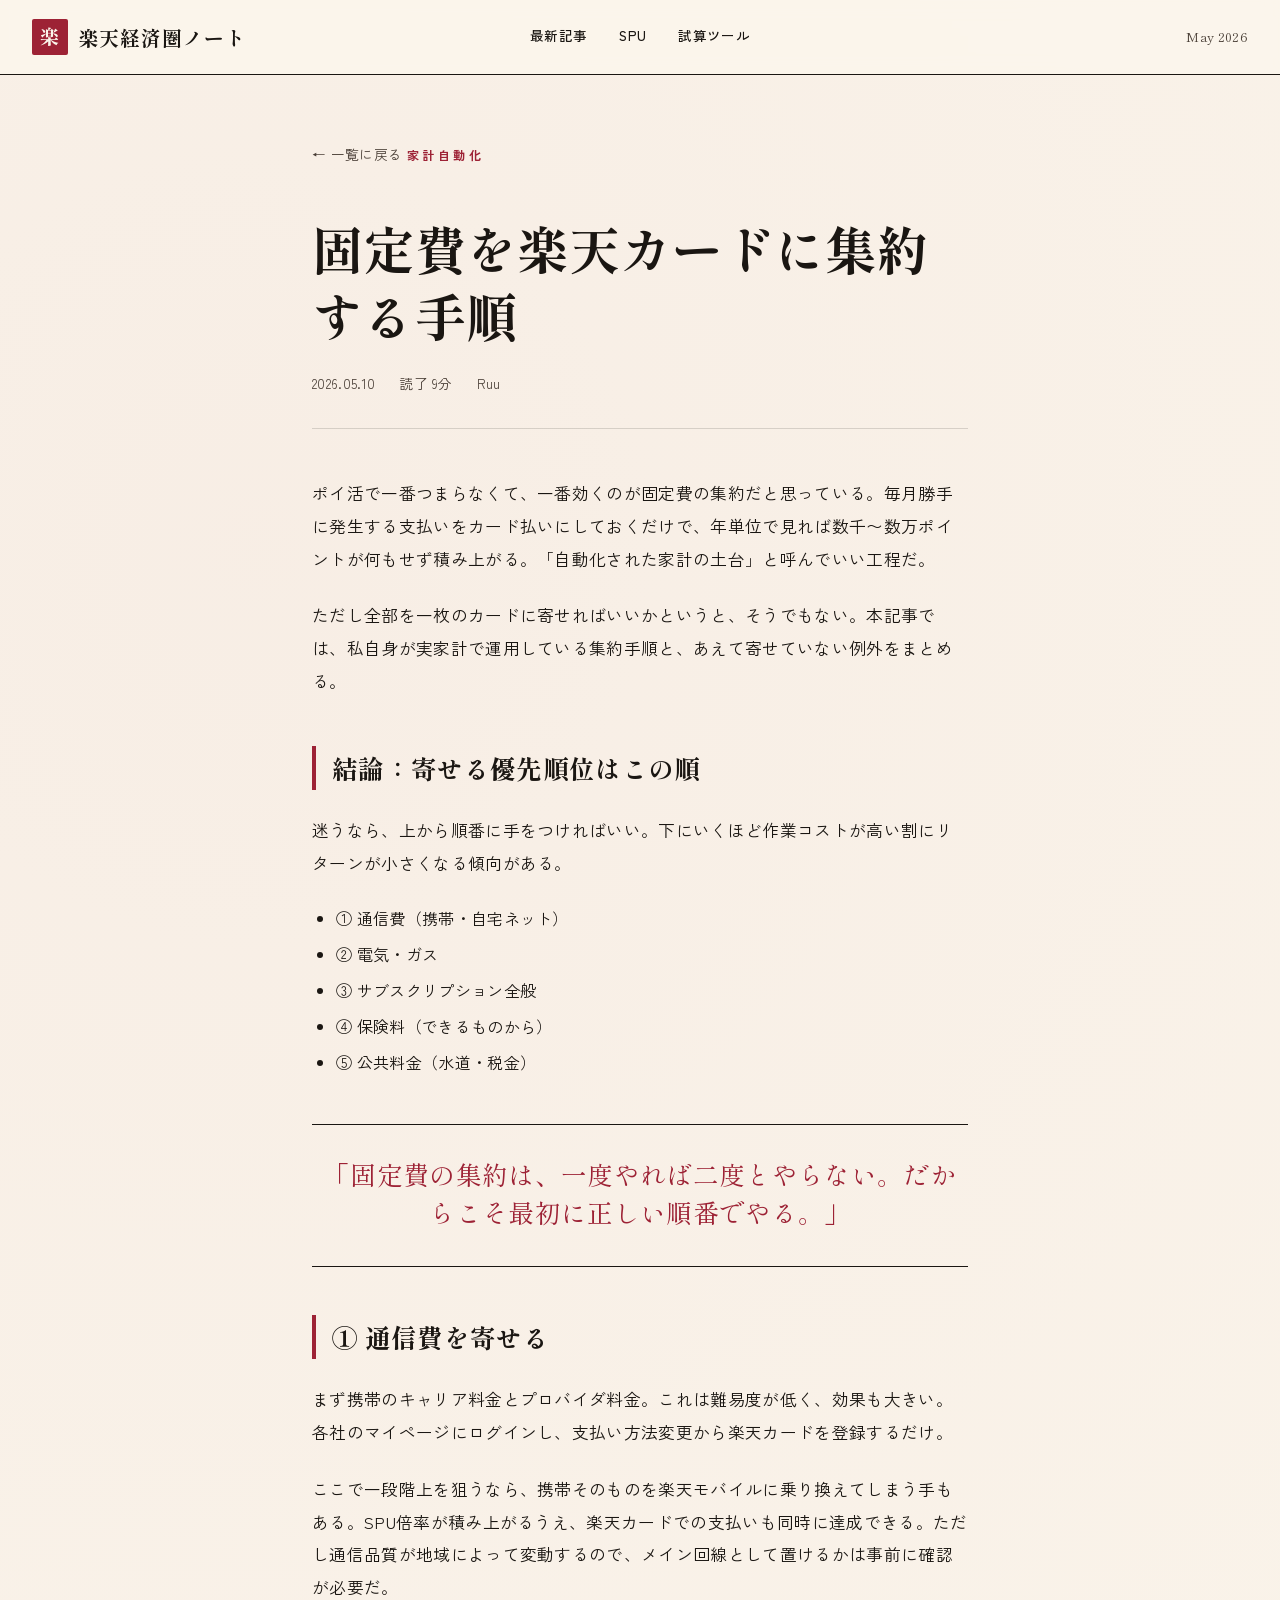
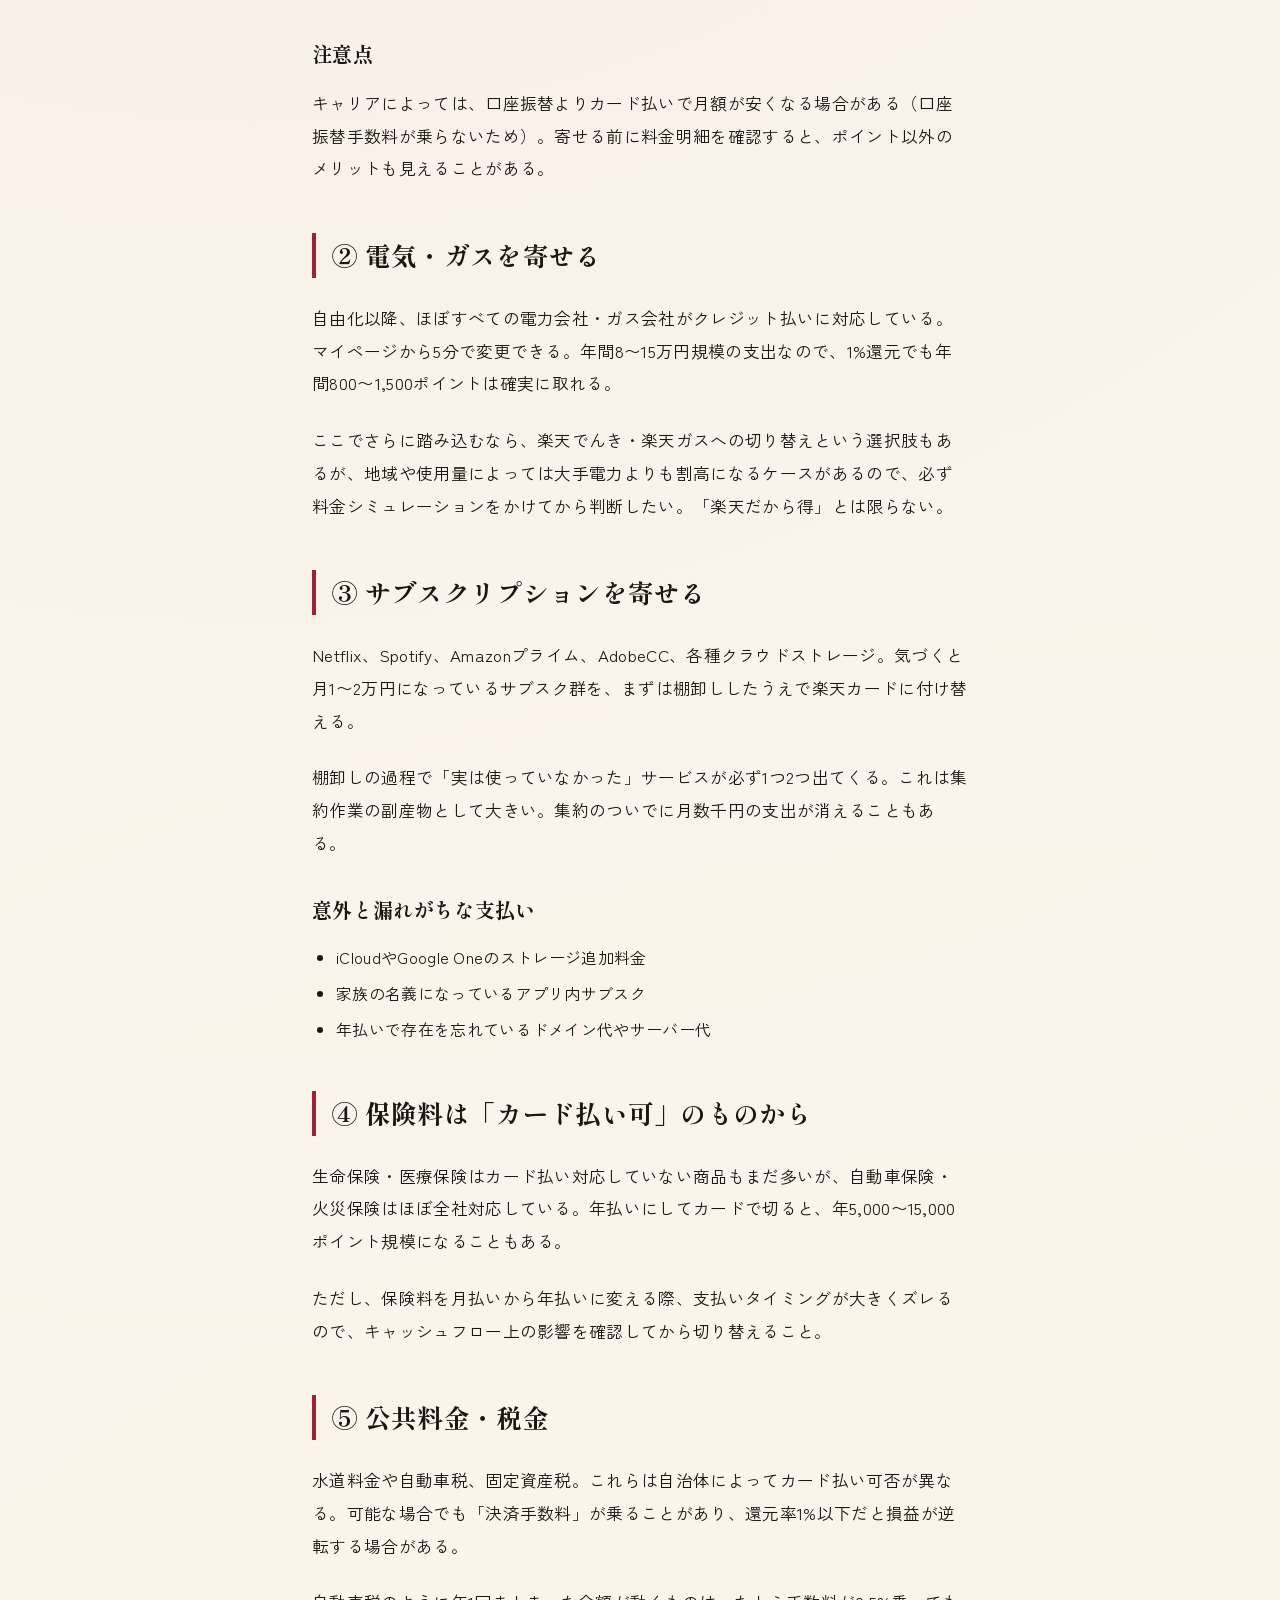
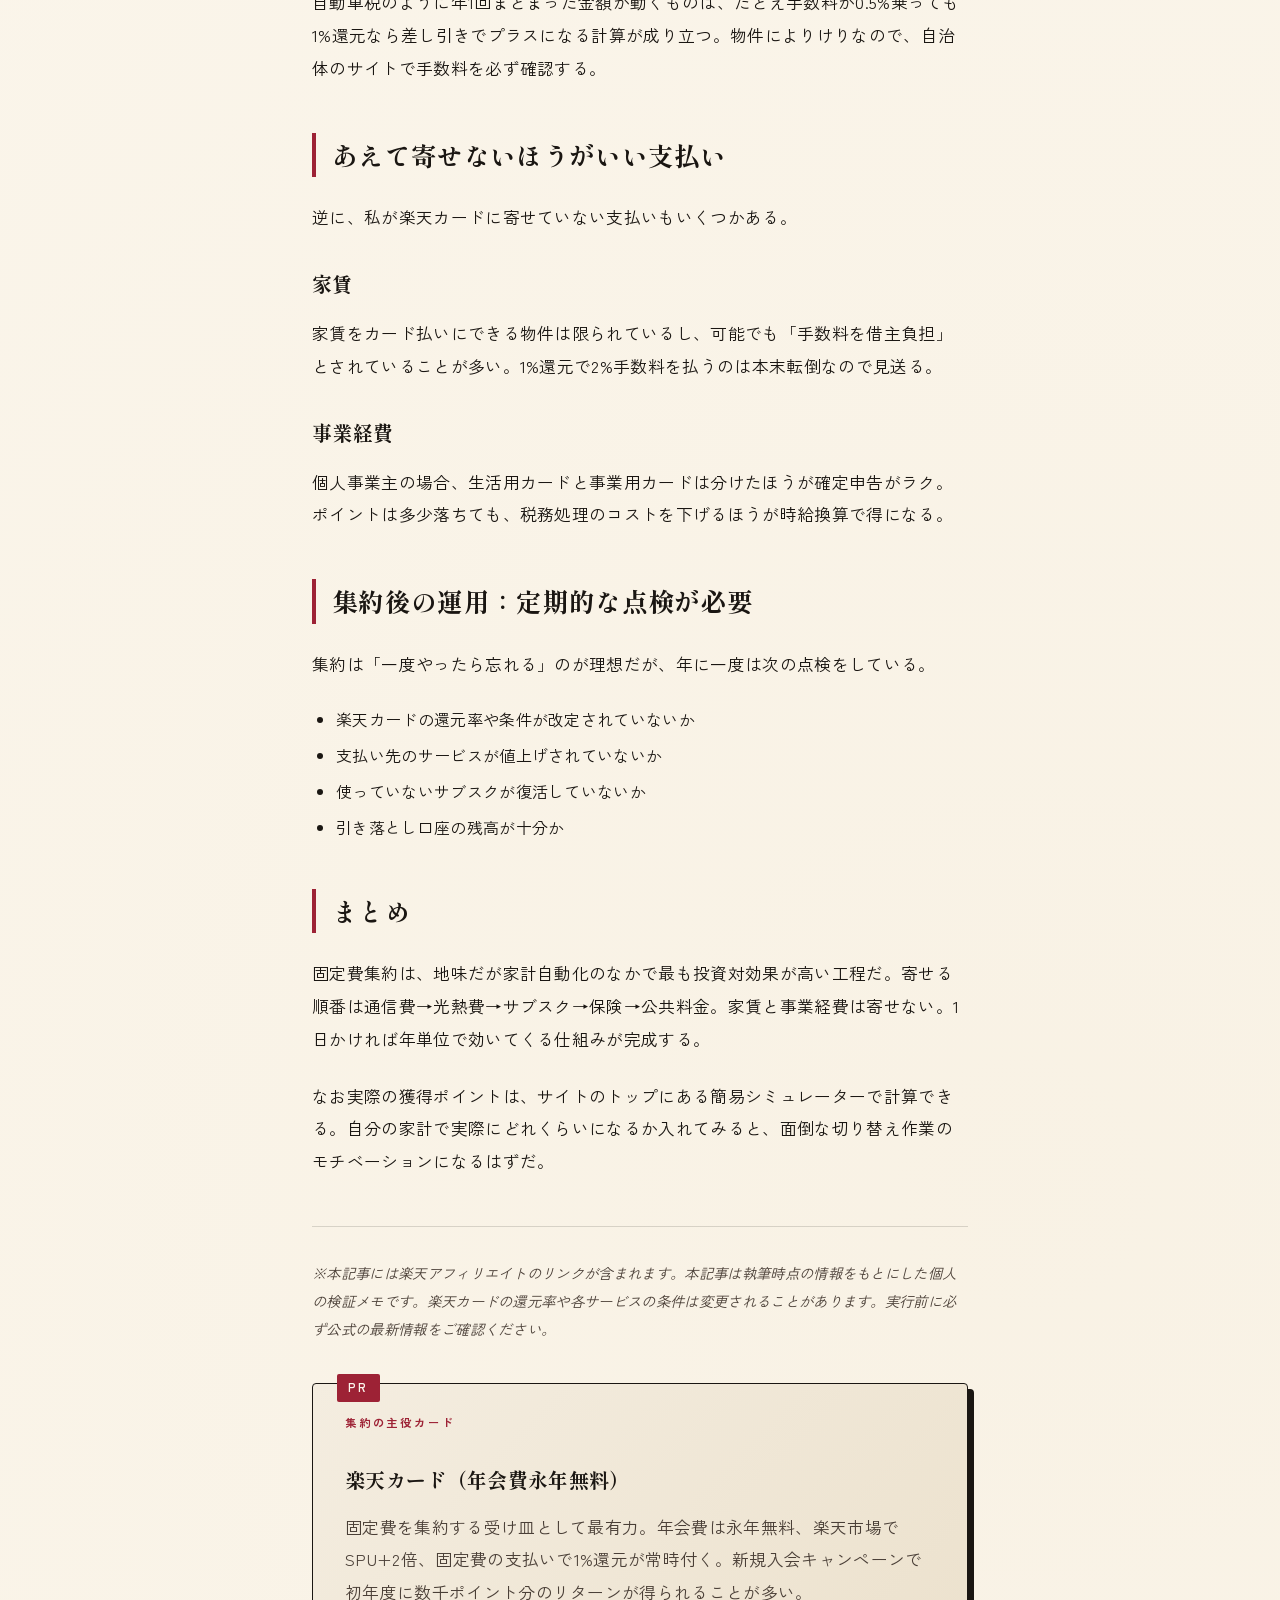
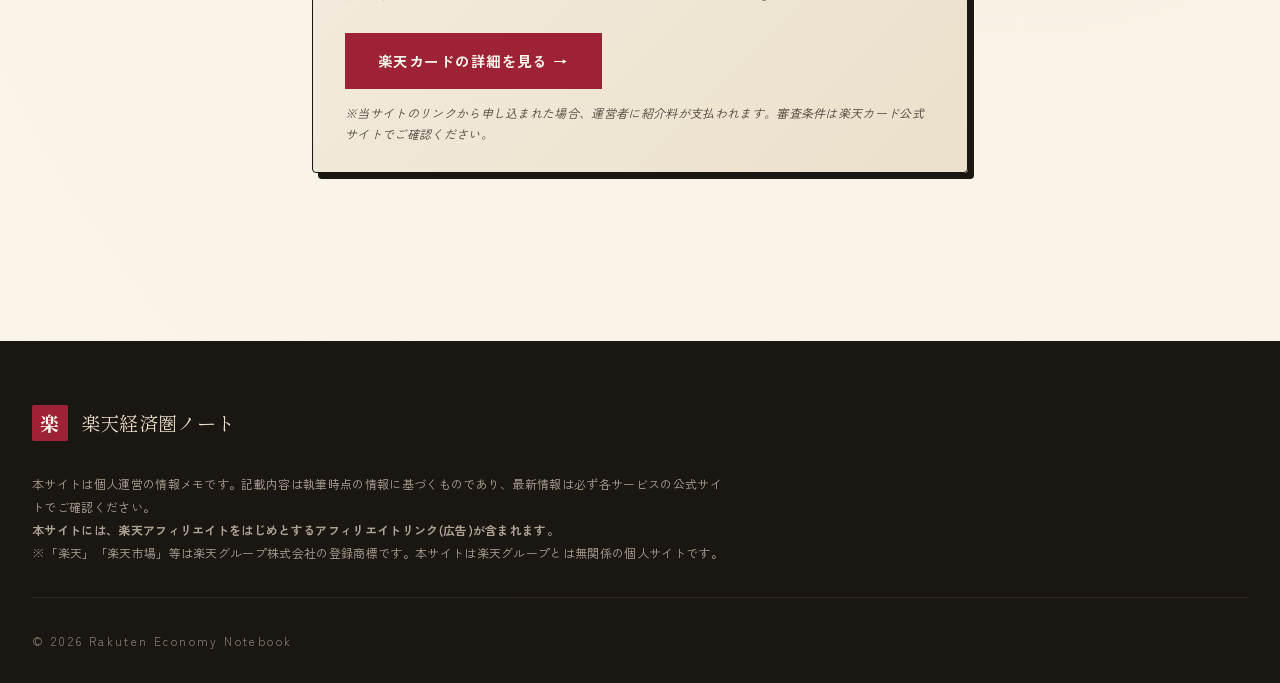
<file: posts/fixed-cost-consolidation.html>
<!DOCTYPE html>
<html lang="ja">
<head>
<meta charset="UTF-8">
<meta name="viewport" content="width=device-width, initial-scale=1.0">
<title>固定費を楽天カードに集約する手順 — 楽天経済圏ノート</title>
<meta name="description" content="電気・ガス・通信・サブスクをどう寄せるか。集約の落とし穴と、あえて寄せないほうがいい支払いの判断軸まで整理しました。">
<meta property="og:title" content="固定費を楽天カードに集約する手順">
<meta property="og:description" content="電気・ガス・通信・サブスクをどう寄せるか。集約の落とし穴と判断軸。">
<meta property="og:type" content="article">
<link rel="preconnect" href="https://fonts.googleapis.com">
<link rel="preconnect" href="https://fonts.gstatic.com" crossorigin>
<link rel="stylesheet" href="https://fonts.googleapis.com/css2?family=Shippori+Mincho:wght@400;500;700;800&family=Zen+Kaku+Gothic+New:wght@400;500;700&family=DM+Serif+Display&display=swap">
<link rel="stylesheet" href="../assets/style.css">
<style>
  .article { max-width: 720px; margin: 0 auto; padding: 4rem 2rem; }
  .article__back { display: inline-block; margin-bottom: 2rem; font-size: 0.85rem; color: var(--ink-soft); }
  .article__back:hover { color: var(--crimson); }
  .article__cat { font-size: 0.75rem; letter-spacing: 0.3em; color: var(--crimson); font-weight: 700; }
  .article__title {
    font-family: var(--font-serif);
    font-size: clamp(2rem, 5vw, 3.2rem);
    line-height: 1.3; font-weight: 700;
    margin: 1rem 0 1.5rem;
  }
  .article__meta {
    display: flex; gap: 1.5rem; font-size: 0.85rem;
    color: var(--ink-soft);
    padding-bottom: 2rem;
    border-bottom: 1px solid rgba(26, 22, 18, 0.15);
    margin-bottom: 3rem;
  }
  .article__body p { margin-bottom: 1.5rem; font-size: 1.05rem; line-height: 1.95; }
  .article__body h2 {
    font-family: var(--font-serif);
    font-size: 1.6rem;
    margin: 3rem 0 1.5rem;
    padding-left: 1rem;
    border-left: 4px solid var(--crimson);
  }
  .article__body h3 {
    font-family: var(--font-serif);
    font-size: 1.25rem;
    margin: 2rem 0 1rem;
  }
  .article__body ul { margin: 0 0 1.5rem 1.5rem; }
  .article__body li { margin-bottom: 0.5rem; }
  .pullquote {
    font-family: var(--font-display);
    font-size: 1.6rem; line-height: 1.5;
    color: var(--crimson);
    border-top: 1px solid var(--ink);
    border-bottom: 1px solid var(--ink);
    padding: 2rem 0;
    margin: 3rem 0;
    text-align: center;
  }
  .ad-slot {
    background: var(--cream);
    border: 1px dashed var(--ink-soft);
    padding: 2rem;
    text-align: center;
    margin: 3rem 0;
    color: var(--ink-soft);
    font-size: 0.85rem;
    font-style: italic;
  }
</style>
</head>
<body>

<header class="masthead">
  <div class="masthead__inner">
    <div class="masthead__brand">
      <a href="../index.html" class="logo">
        <span class="logo__mark">楽</span>
        <span class="logo__text">楽天経済圏ノート</span>
      </a>
    </div>
    <nav class="masthead__nav">
      <a href="../index.html#latest">最新記事</a>
      <a href="../index.html#spu">SPU</a>
      <a href="../index.html#simulator">試算ツール</a>
    </nav>
    <div class="masthead__date">
      <span class="date__day">May 2026</span>
    </div>
  </div>
</header>

<article class="article">
  <a href="../index.html" class="article__back">← 一覧に戻る</a>
  <span class="article__cat">家計自動化</span>
  <h1 class="article__title">固定費を楽天カードに集約する手順</h1>
  <div class="article__meta">
    <span>2026.05.10</span>
    <span>読了 9分</span>
    <span>Ruu</span>
  </div>

  <div class="article__body">

    <p>
      ポイ活で一番つまらなくて、一番効くのが固定費の集約だと思っている。毎月勝手に発生する支払いをカード払いにしておくだけで、年単位で見れば数千〜数万ポイントが何もせず積み上がる。「自動化された家計の土台」と呼んでいい工程だ。
    </p>

    <p>
      ただし全部を一枚のカードに寄せればいいかというと、そうでもない。本記事では、私自身が実家計で運用している集約手順と、あえて寄せていない例外をまとめる。
    </p>

    <h2>結論：寄せる優先順位はこの順</h2>

    <p>
      迷うなら、上から順番に手をつければいい。下にいくほど作業コストが高い割にリターンが小さくなる傾向がある。
    </p>

    <ul>
      <li>① 通信費（携帯・自宅ネット）</li>
      <li>② 電気・ガス</li>
      <li>③ サブスクリプション全般</li>
      <li>④ 保険料（できるものから）</li>
      <li>⑤ 公共料金（水道・税金）</li>
    </ul>

    <div class="pullquote">
      「固定費の集約は、一度やれば二度とやらない。だからこそ最初に正しい順番でやる。」
    </div>

    <h2>① 通信費を寄せる</h2>

    <p>
      まず携帯のキャリア料金とプロバイダ料金。これは難易度が低く、効果も大きい。各社のマイページにログインし、支払い方法変更から楽天カードを登録するだけ。
    </p>

    <p>
      ここで一段階上を狙うなら、携帯そのものを楽天モバイルに乗り換えてしまう手もある。SPU倍率が積み上がるうえ、楽天カードでの支払いも同時に達成できる。ただし通信品質が地域によって変動するので、メイン回線として置けるかは事前に確認が必要だ。
    </p>

    <h3>注意点</h3>
    <p>
      キャリアによっては、口座振替よりカード払いで月額が安くなる場合がある（口座振替手数料が乗らないため）。寄せる前に料金明細を確認すると、ポイント以外のメリットも見えることがある。
    </p>

    <h2>② 電気・ガスを寄せる</h2>

    <p>
      自由化以降、ほぼすべての電力会社・ガス会社がクレジット払いに対応している。マイページから5分で変更できる。年間8〜15万円規模の支出なので、1%還元でも年間800〜1,500ポイントは確実に取れる。
    </p>

    <p>
      ここでさらに踏み込むなら、楽天でんき・楽天ガスへの切り替えという選択肢もあるが、地域や使用量によっては大手電力よりも割高になるケースがあるので、必ず料金シミュレーションをかけてから判断したい。「楽天だから得」とは限らない。
    </p>

    <h2>③ サブスクリプションを寄せる</h2>

    <p>
      Netflix、Spotify、Amazonプライム、AdobeCC、各種クラウドストレージ。気づくと月1〜2万円になっているサブスク群を、まずは棚卸ししたうえで楽天カードに付け替える。
    </p>

    <p>
      棚卸しの過程で「実は使っていなかった」サービスが必ず1つ2つ出てくる。これは集約作業の副産物として大きい。集約のついでに月数千円の支出が消えることもある。
    </p>

    <h3>意外と漏れがちな支払い</h3>
    <ul>
      <li>iCloudやGoogle Oneのストレージ追加料金</li>
      <li>家族の名義になっているアプリ内サブスク</li>
      <li>年払いで存在を忘れているドメイン代やサーバー代</li>
    </ul>

    <h2>④ 保険料は「カード払い可」のものから</h2>

    <p>
      生命保険・医療保険はカード払い対応していない商品もまだ多いが、自動車保険・火災保険はほぼ全社対応している。年払いにしてカードで切ると、年5,000〜15,000ポイント規模になることもある。
    </p>

    <p>
      ただし、保険料を月払いから年払いに変える際、支払いタイミングが大きくズレるので、キャッシュフロー上の影響を確認してから切り替えること。
    </p>

    <h2>⑤ 公共料金・税金</h2>

    <p>
      水道料金や自動車税、固定資産税。これらは自治体によってカード払い可否が異なる。可能な場合でも「決済手数料」が乗ることがあり、還元率1%以下だと損益が逆転する場合がある。
    </p>

    <p>
      自動車税のように年1回まとまった金額が動くものは、たとえ手数料が0.5%乗っても1%還元なら差し引きでプラスになる計算が成り立つ。物件によりけりなので、自治体のサイトで手数料を必ず確認する。
    </p>

    <h2>あえて寄せないほうがいい支払い</h2>

    <p>
      逆に、私が楽天カードに寄せていない支払いもいくつかある。
    </p>

    <h3>家賃</h3>
    <p>
      家賃をカード払いにできる物件は限られているし、可能でも「手数料を借主負担」とされていることが多い。1%還元で2%手数料を払うのは本末転倒なので見送る。
    </p>

    <h3>事業経費</h3>
    <p>
      個人事業主の場合、生活用カードと事業用カードは分けたほうが確定申告がラク。ポイントは多少落ちても、税務処理のコストを下げるほうが時給換算で得になる。
    </p>

    <h2>集約後の運用：定期的な点検が必要</h2>

    <p>
      集約は「一度やったら忘れる」のが理想だが、年に一度は次の点検をしている。
    </p>

    <ul>
      <li>楽天カードの還元率や条件が改定されていないか</li>
      <li>支払い先のサービスが値上げされていないか</li>
      <li>使っていないサブスクが復活していないか</li>
      <li>引き落とし口座の残高が十分か</li>
    </ul>

    <h2>まとめ</h2>

    <p>
      固定費集約は、地味だが家計自動化のなかで最も投資対効果が高い工程だ。寄せる順番は通信費→光熱費→サブスク→保険→公共料金。家賃と事業経費は寄せない。1日かければ年単位で効いてくる仕組みが完成する。
    </p>

    <p>
      なお実際の獲得ポイントは、サイトのトップにある<a href="../index.html#simulator">簡易シミュレーター</a>で計算できる。自分の家計で実際にどれくらいになるか入れてみると、面倒な切り替え作業のモチベーションになるはずだ。
    </p>

    <p style="color: var(--ink-soft); font-size: 0.9rem; font-style: italic; margin-top: 3rem; padding-top: 2rem; border-top: 1px solid rgba(26,22,18,0.15);">
      ※本記事には楽天アフィリエイトのリンクが含まれます。本記事は執筆時点の情報をもとにした個人の検証メモです。楽天カードの還元率や各サービスの条件は変更されることがあります。実行前に必ず公式の最新情報をご確認ください。
    </p>

    <div class="affiliate-box">
      <div class="affiliate-box__label">集約の主役カード</div>
      <h3 class="affiliate-box__title">楽天カード（年会費永年無料）</h3>
      <p class="affiliate-box__desc">
        固定費を集約する受け皿として最有力。年会費は永年無料、楽天市場でSPU+2倍、固定費の支払いで1%還元が常時付く。新規入会キャンペーンで初年度に数千ポイント分のリターンが得られることが多い。
      </p>
      <a href="https://hb.afl.rakuten.co.jp/hsc/53f5363d.1c9d6ee2.53f5363e.13d2a403/?link_type=pict&ut=eyJwYWdlIjoic2hvcCIsInR5cGUiOiJwaWN0IiwiY29sIjoxLCJjYXQiOjEsImJhbiI6MTY3NDAxLCJhbXAiOmZhbHNlfQ%3D%3D" class="affiliate-box__cta" target="_blank" rel="nofollow sponsored noopener">楽天カードの詳細を見る →</a>
      <span class="affiliate-box__note">※当サイトのリンクから申し込まれた場合、運営者に紹介料が支払われます。審査条件は楽天カード公式サイトでご確認ください。</span>
    </div>

  </div>
</article>

<footer class="foot">
  <div class="foot__inner">
    <div class="foot__brand">
      <span class="logo__mark">楽</span>
      <span>楽天経済圏ノート</span>
    </div>
    <p class="foot__disclaimer">
      本サイトは個人運営の情報メモです。記載内容は執筆時点の情報に基づくものであり、最新情報は必ず各サービスの公式サイトでご確認ください。<br><strong>本サイトには、楽天アフィリエイトをはじめとするアフィリエイトリンク(広告)が含まれます。</strong><br>
      ※「楽天」「楽天市場」等は楽天グループ株式会社の登録商標です。本サイトは楽天グループとは無関係の個人サイトです。
    </p>
    <p class="foot__copy">© 2026 Rakuten Economy Notebook</p>
  </div>
</footer>

</body>
</html>
</file>
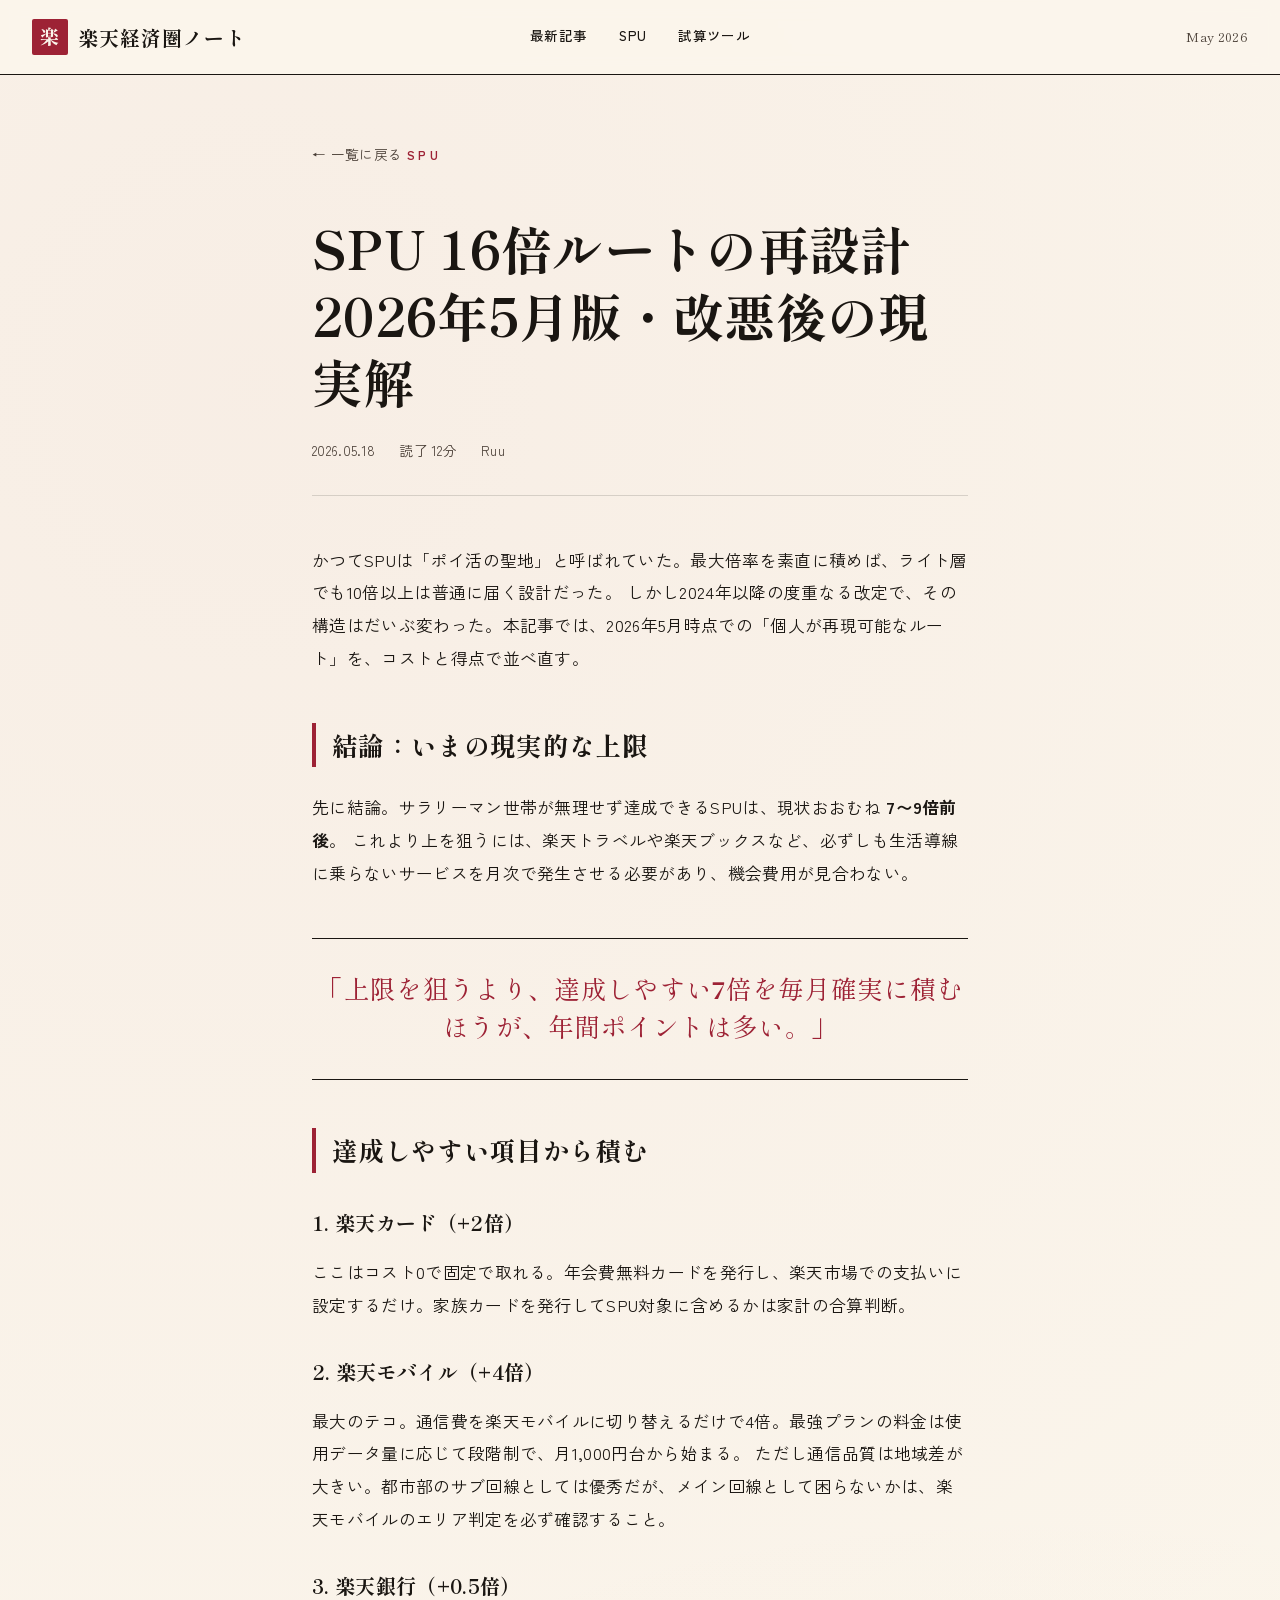
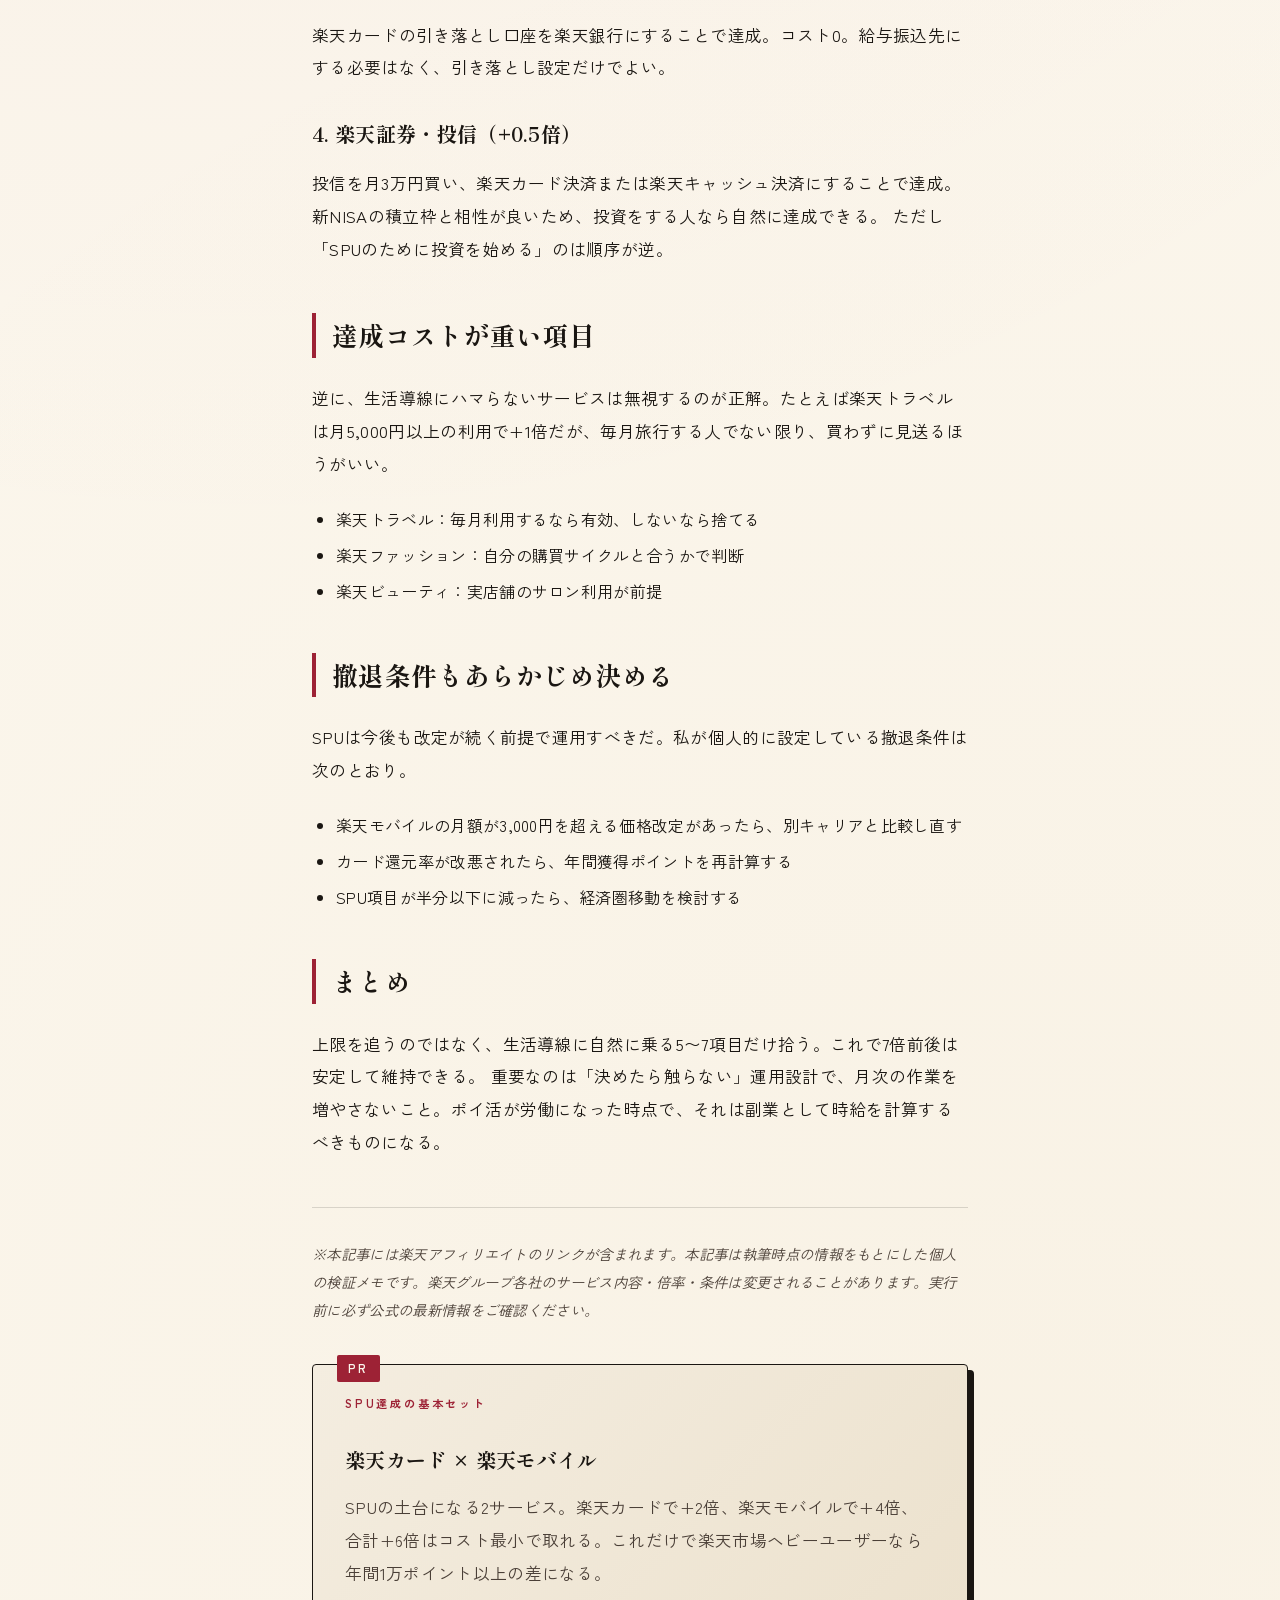
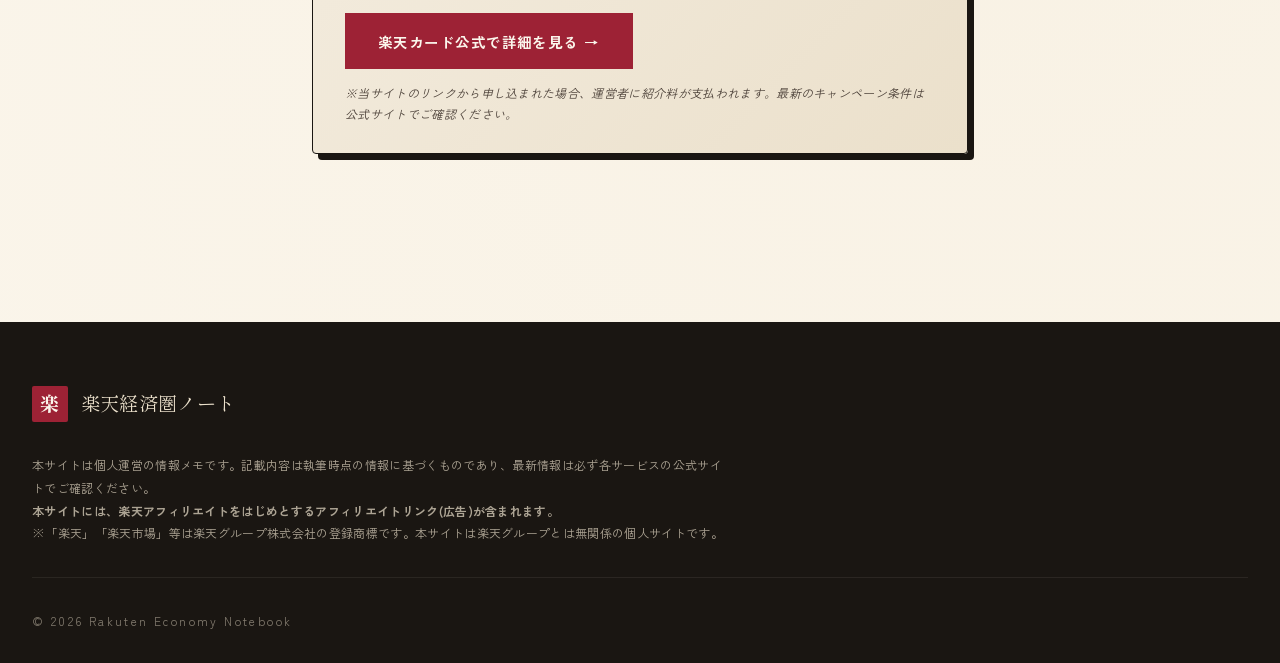
<file: posts/spu-complete-guide.html>
<!DOCTYPE html>
<html lang="ja">
<head>
<meta charset="UTF-8">
<meta name="viewport" content="width=device-width, initial-scale=1.0">
<title>SPU 16倍ルートの再設計 — 楽天経済圏ノート</title>
<meta name="description" content="2026年5月時点でのSPU達成可能倍率を、コストとリターンの両面から再計算する">
<link rel="preconnect" href="https://fonts.googleapis.com">
<link rel="preconnect" href="https://fonts.gstatic.com" crossorigin>
<link rel="stylesheet" href="https://fonts.googleapis.com/css2?family=Shippori+Mincho:wght@400;500;700;800&family=Zen+Kaku+Gothic+New:wght@400;500;700&family=DM+Serif+Display&display=swap">
<link rel="stylesheet" href="../assets/style.css">
<style>
  .article { max-width: 720px; margin: 0 auto; padding: 4rem 2rem; }
  .article__back { display: inline-block; margin-bottom: 2rem; font-size: 0.85rem; color: var(--ink-soft); }
  .article__back:hover { color: var(--crimson); }
  .article__cat { font-size: 0.75rem; letter-spacing: 0.3em; color: var(--crimson); font-weight: 700; }
  .article__title {
    font-family: var(--font-serif);
    font-size: clamp(2rem, 5vw, 3.2rem);
    line-height: 1.3; font-weight: 700;
    margin: 1rem 0 1.5rem;
  }
  .article__meta {
    display: flex; gap: 1.5rem; font-size: 0.85rem;
    color: var(--ink-soft);
    padding-bottom: 2rem;
    border-bottom: 1px solid rgba(26, 22, 18, 0.15);
    margin-bottom: 3rem;
  }
  .article__body p { margin-bottom: 1.5rem; font-size: 1.05rem; line-height: 1.95; }
  .article__body h2 {
    font-family: var(--font-serif);
    font-size: 1.6rem;
    margin: 3rem 0 1.5rem;
    padding-left: 1rem;
    border-left: 4px solid var(--crimson);
  }
  .article__body h3 {
    font-family: var(--font-serif);
    font-size: 1.25rem;
    margin: 2rem 0 1rem;
  }
  .article__body ul { margin: 0 0 1.5rem 1.5rem; }
  .article__body li { margin-bottom: 0.5rem; }
  .pullquote {
    font-family: var(--font-display);
    font-size: 1.6rem; line-height: 1.5;
    color: var(--crimson);
    border-top: 1px solid var(--ink);
    border-bottom: 1px solid var(--ink);
    padding: 2rem 0;
    margin: 3rem 0;
    text-align: center;
  }
  .ad-slot {
    background: var(--cream);
    border: 1px dashed var(--ink-soft);
    padding: 2rem;
    text-align: center;
    margin: 3rem 0;
    color: var(--ink-soft);
    font-size: 0.85rem;
    font-style: italic;
  }
</style>
</head>
<body>

<header class="masthead">
  <div class="masthead__inner">
    <div class="masthead__brand">
      <a href="../index.html" class="logo">
        <span class="logo__mark">楽</span>
        <span class="logo__text">楽天経済圏ノート</span>
      </a>
    </div>
    <nav class="masthead__nav">
      <a href="../index.html#latest">最新記事</a>
      <a href="../index.html#spu">SPU</a>
      <a href="../index.html#simulator">試算ツール</a>
    </nav>
    <div class="masthead__date">
      <span class="date__day">May 2026</span>
    </div>
  </div>
</header>

<article class="article">
  <a href="../index.html" class="article__back">← 一覧に戻る</a>
  <span class="article__cat">SPU</span>
  <h1 class="article__title">SPU 16倍ルートの再設計<br>2026年5月版・改悪後の現実解</h1>
  <div class="article__meta">
    <span>2026.05.18</span>
    <span>読了 12分</span>
    <span>Ruu</span>
  </div>

  <div class="article__body">
    <p>
      かつてSPUは「ポイ活の聖地」と呼ばれていた。最大倍率を素直に積めば、ライト層でも10倍以上は普通に届く設計だった。
      しかし2024年以降の度重なる改定で、その構造はだいぶ変わった。本記事では、2026年5月時点での「個人が再現可能なルート」を、コストと得点で並べ直す。
    </p>

    <h2>結論：いまの現実的な上限</h2>
    <p>
      先に結論。サラリーマン世帯が無理せず達成できるSPUは、現状おおむね <strong>7〜9倍前後</strong>。
      これより上を狙うには、楽天トラベルや楽天ブックスなど、必ずしも生活導線に乗らないサービスを月次で発生させる必要があり、機会費用が見合わない。
    </p>

    <div class="pullquote">
      「上限を狙うより、達成しやすい7倍を毎月確実に積むほうが、年間ポイントは多い。」
    </div>

    <h2>達成しやすい項目から積む</h2>

    <h3>1. 楽天カード（+2倍）</h3>
    <p>
      ここはコスト0で固定で取れる。年会費無料カードを発行し、楽天市場での支払いに設定するだけ。家族カードを発行してSPU対象に含めるかは家計の合算判断。
    </p>

    <h3>2. 楽天モバイル（+4倍）</h3>
    <p>
      最大のテコ。通信費を楽天モバイルに切り替えるだけで4倍。最強プランの料金は使用データ量に応じて段階制で、月1,000円台から始まる。
      ただし通信品質は地域差が大きい。都市部のサブ回線としては優秀だが、メイン回線として困らないかは、楽天モバイルのエリア判定を必ず確認すること。
    </p>

    <h3>3. 楽天銀行（+0.5倍）</h3>
    <p>
      楽天カードの引き落とし口座を楽天銀行にすることで達成。コスト0。給与振込先にする必要はなく、引き落とし設定だけでよい。
    </p>

    <h3>4. 楽天証券・投信（+0.5倍）</h3>
    <p>
      投信を月3万円買い、楽天カード決済または楽天キャッシュ決済にすることで達成。新NISAの積立枠と相性が良いため、投資をする人なら自然に達成できる。
      ただし「SPUのために投資を始める」のは順序が逆。
    </p>

    <h2>達成コストが重い項目</h2>
    <p>
      逆に、生活導線にハマらないサービスは無視するのが正解。たとえば楽天トラベルは月5,000円以上の利用で+1倍だが、毎月旅行する人でない限り、買わずに見送るほうがいい。
    </p>

    <ul>
      <li>楽天トラベル：毎月利用するなら有効、しないなら捨てる</li>
      <li>楽天ファッション：自分の購買サイクルと合うかで判断</li>
      <li>楽天ビューティ：実店舗のサロン利用が前提</li>
    </ul>

    <h2>撤退条件もあらかじめ決める</h2>
    <p>
      SPUは今後も改定が続く前提で運用すべきだ。私が個人的に設定している撤退条件は次のとおり。
    </p>
    <ul>
      <li>楽天モバイルの月額が3,000円を超える価格改定があったら、別キャリアと比較し直す</li>
      <li>カード還元率が改悪されたら、年間獲得ポイントを再計算する</li>
      <li>SPU項目が半分以下に減ったら、経済圏移動を検討する</li>
    </ul>

    <h2>まとめ</h2>
    <p>
      上限を追うのではなく、生活導線に自然に乗る5〜7項目だけ拾う。これで7倍前後は安定して維持できる。
      重要なのは「決めたら触らない」運用設計で、月次の作業を増やさないこと。ポイ活が労働になった時点で、それは副業として時給を計算するべきものになる。
    </p>

    <p style="color: var(--ink-soft); font-size: 0.9rem; font-style: italic; margin-top: 3rem; padding-top: 2rem; border-top: 1px solid rgba(26,22,18,0.15);">
      ※本記事には楽天アフィリエイトのリンクが含まれます。本記事は執筆時点の情報をもとにした個人の検証メモです。楽天グループ各社のサービス内容・倍率・条件は変更されることがあります。実行前に必ず公式の最新情報をご確認ください。
    </p>

    <div class="affiliate-box">
      <div class="affiliate-box__label">SPU達成の基本セット</div>
      <h3 class="affiliate-box__title">楽天カード × 楽天モバイル</h3>
      <p class="affiliate-box__desc">
        SPUの土台になる2サービス。楽天カードで+2倍、楽天モバイルで+4倍、合計+6倍はコスト最小で取れる。これだけで楽天市場ヘビーユーザーなら年間1万ポイント以上の差になる。
      </p>
      <a href="https://hb.afl.rakuten.co.jp/hsc/53f5363d.1c9d6ee2.53f5363e.13d2a403/?link_type=pict&ut=eyJwYWdlIjoic2hvcCIsInR5cGUiOiJwaWN0IiwiY29sIjoxLCJjYXQiOjEsImJhbiI6MTY3NDAxLCJhbXAiOmZhbHNlfQ%3D%3D" class="affiliate-box__cta" target="_blank" rel="nofollow sponsored noopener">楽天カード公式で詳細を見る →</a>
      <span class="affiliate-box__note">※当サイトのリンクから申し込まれた場合、運営者に紹介料が支払われます。最新のキャンペーン条件は公式サイトでご確認ください。</span>
    </div>

  </div>
</article>

<footer class="foot">
  <div class="foot__inner">
    <div class="foot__brand">
      <span class="logo__mark">楽</span>
      <span>楽天経済圏ノート</span>
    </div>
    <p class="foot__disclaimer">
      本サイトは個人運営の情報メモです。記載内容は執筆時点の情報に基づくものであり、最新情報は必ず各サービスの公式サイトでご確認ください。<br><strong>本サイトには、楽天アフィリエイトをはじめとするアフィリエイトリンク(広告)が含まれます。</strong><br>
      ※「楽天」「楽天市場」等は楽天グループ株式会社の登録商標です。本サイトは楽天グループとは無関係の個人サイトです。
    </p>
    <p class="foot__copy">© 2026 Rakuten Economy Notebook</p>
  </div>
</footer>

</body>
</html>
</file>
<file: assets/style.css>
/* ===== Reset & Base ===== */
*, *::before, *::after { box-sizing: border-box; margin: 0; padding: 0; }

:root {
  --ink: #1a1612;
  --ink-soft: #4a3f37;
  --cream: #f4ede0;
  --cream-deep: #ebe0cb;
  --paper: #fbf6ec;
  --crimson: #9d2235;
  --crimson-deep: #6e1722;
  --gold: #c8a25a;
  --line: #1a1612;

  --font-display: "DM Serif Display", "Shippori Mincho", serif;
  --font-serif: "Shippori Mincho", serif;
  --font-sans: "Zen Kaku Gothic New", system-ui, sans-serif;
}

html { scroll-behavior: smooth; }

body {
  font-family: var(--font-sans);
  background: var(--paper);
  color: var(--ink);
  line-height: 1.75;
  font-size: 16px;
  letter-spacing: 0.02em;
  -webkit-font-smoothing: antialiased;
  background-image:
    radial-gradient(circle at 20% 10%, rgba(157, 34, 53, 0.04) 0, transparent 50%),
    radial-gradient(circle at 80% 80%, rgba(200, 162, 90, 0.05) 0, transparent 50%);
}

a { color: inherit; text-decoration: none; }
img { max-width: 100%; display: block; }

/* ===== Masthead ===== */
.masthead {
  border-bottom: 1px solid var(--line);
  padding: 1.2rem 2rem;
  background: var(--paper);
  position: sticky; top: 0; z-index: 50;
  backdrop-filter: blur(8px);
  background: rgba(251, 246, 236, 0.92);
}
.masthead__inner {
  max-width: 1280px; margin: 0 auto;
  display: grid;
  grid-template-columns: 1fr auto 1fr;
  align-items: center;
  gap: 2rem;
}
.masthead__brand { display: flex; flex-direction: column; }
.logo { display: inline-flex; align-items: center; gap: 0.6rem; }
.logo__mark {
  display: inline-grid; place-items: center;
  width: 36px; height: 36px;
  background: var(--crimson);
  color: var(--paper);
  font-family: var(--font-serif);
  font-weight: 700;
  font-size: 1.2rem;
  border-radius: 2px;
}
.logo__text {
  font-family: var(--font-serif);
  font-size: 1.25rem;
  font-weight: 700;
  letter-spacing: 0.05em;
}
.masthead__tagline {
  font-size: 0.7rem;
  letter-spacing: 0.25em;
  color: var(--ink-soft);
  margin-top: 0.2rem;
  margin-left: 46px;
}
.masthead__nav {
  display: flex; gap: 2rem;
  font-size: 0.85rem;
  font-weight: 500;
}
.masthead__nav a {
  position: relative;
  padding-bottom: 2px;
  transition: color 0.2s;
}
.masthead__nav a:hover { color: var(--crimson); }
.masthead__nav a::after {
  content: ""; position: absolute; left: 0; bottom: -2px;
  width: 100%; height: 1px; background: var(--crimson);
  transform: scaleX(0); transform-origin: left;
  transition: transform 0.25s;
}
.masthead__nav a:hover::after { transform: scaleX(1); }
.masthead__date {
  display: flex; flex-direction: column; align-items: flex-end;
  font-family: var(--font-serif);
  font-size: 0.8rem;
}
.date__no {
  letter-spacing: 0.2em;
  color: var(--crimson);
  font-weight: 700;
}
.date__day { color: var(--ink-soft); }

/* ===== Cover ===== */
.cover {
  position: relative;
  padding: 6rem 2rem 8rem;
  max-width: 1280px;
  margin: 0 auto;
  overflow: hidden;
}
.cover__grid {
  max-width: 820px;
  position: relative; z-index: 2;
}
.cover__label {
  display: flex; gap: 1.2rem; align-items: center;
  font-size: 0.75rem; letter-spacing: 0.3em;
  margin-bottom: 2.5rem;
}
.cover__label span:first-child {
  background: var(--ink); color: var(--cream);
  padding: 0.35rem 0.8rem;
  font-weight: 700;
}
.cover__label span:last-child {
  font-family: var(--font-serif);
  color: var(--ink-soft);
}
.cover__title {
  font-family: var(--font-display), var(--font-serif);
  font-size: clamp(3rem, 9vw, 6.5rem);
  line-height: 1.05;
  font-weight: 400;
  margin-bottom: 2.5rem;
  letter-spacing: -0.01em;
}
.title__line { display: block; }
.title__line--accent {
  color: var(--crimson);
  font-style: italic;
  padding-left: 1.5em;
  position: relative;
}
.title__line--accent::before {
  content: "";
  position: absolute;
  left: 0; top: 50%;
  width: 1em; height: 1px;
  background: var(--crimson);
}
.cover__lead {
  font-family: var(--font-serif);
  font-size: 1.15rem;
  line-height: 1.9;
  max-width: 600px;
  margin-bottom: 3rem;
  color: var(--ink-soft);
}
.cover__meta {
  display: flex; gap: 3rem; margin-bottom: 3rem;
  padding-top: 1.5rem;
  border-top: 1px solid rgba(26, 22, 18, 0.2);
  max-width: 600px;
}
.meta__item { display: flex; flex-direction: column; gap: 0.3rem; }
.meta__label {
  font-size: 0.7rem;
  letter-spacing: 0.2em;
  color: var(--ink-soft);
}
.meta__value {
  font-family: var(--font-serif);
  font-size: 1.3rem;
  font-weight: 700;
}
.cover__cta {
  display: inline-block;
  background: var(--ink); color: var(--cream);
  padding: 1.1rem 2.5rem;
  font-weight: 700;
  font-size: 0.9rem;
  letter-spacing: 0.1em;
  transition: all 0.25s;
  border: 1px solid var(--ink);
}
.cover__cta:hover {
  background: var(--crimson); border-color: var(--crimson);
  transform: translateY(-2px);
}
.cover__numeral {
  position: absolute;
  right: -3rem; bottom: -2rem;
  font-family: var(--font-display);
  font-size: 28rem;
  color: var(--crimson);
  opacity: 0.07;
  line-height: 1;
  z-index: 1;
  pointer-events: none;
}

/* ===== Section common ===== */
section { padding: 5rem 2rem; max-width: 1280px; margin: 0 auto; }
.section__head { margin-bottom: 3.5rem; max-width: 700px; }
.section__head--center { margin-left: auto; margin-right: auto; text-align: center; }
.section__tag {
  display: inline-block;
  font-size: 0.7rem;
  letter-spacing: 0.3em;
  color: var(--crimson);
  font-weight: 700;
  margin-bottom: 1rem;
}
.section__title {
  font-family: var(--font-serif);
  font-size: clamp(1.8rem, 4vw, 2.6rem);
  font-weight: 700;
  line-height: 1.3;
  margin-bottom: 1rem;
}
.section__sub {
  color: var(--ink-soft);
  font-size: 0.95rem;
}

/* ===== Articles ===== */
.articles {
  display: grid;
  grid-template-columns: repeat(3, 1fr);
  gap: 2rem;
}
.card {
  border-top: 2px solid var(--ink);
  padding-top: 1.5rem;
  transition: transform 0.25s;
}
.card--lead { grid-column: 1 / 3; grid-row: 1 / 3; border-top-width: 4px; }
.card:hover { transform: translateY(-4px); }
.card__link { display: block; height: 100%; }
.card__meta {
  display: flex; justify-content: space-between;
  font-size: 0.75rem;
  letter-spacing: 0.15em;
  margin-bottom: 1rem;
}
.card__cat {
  color: var(--crimson);
  font-weight: 700;
}
.card__date {
  font-family: var(--font-serif);
  color: var(--ink-soft);
}
.card__title {
  font-family: var(--font-serif);
  font-weight: 700;
  line-height: 1.4;
  margin-bottom: 1rem;
}
.card .card__title {
  font-size: 1.25rem;
}
.card--lead .card__title {
  font-size: clamp(1.6rem, 3vw, 2.4rem);
  line-height: 1.25;
}
.card__title--sub {
  display: block;
  font-size: 0.6em;
  color: var(--ink-soft);
  margin-top: 0.5rem;
  font-weight: 400;
  font-style: italic;
}
.card__excerpt {
  color: var(--ink-soft);
  font-size: 0.95rem;
  margin-bottom: 1rem;
}
.card__more {
  font-size: 0.85rem;
  font-weight: 700;
  color: var(--crimson);
  letter-spacing: 0.1em;
  border-bottom: 1px solid currentColor;
  padding-bottom: 2px;
}

/* ===== SPU Table ===== */
.spu-table { background: var(--cream); margin: 4rem 0; max-width: none; padding-left: 2rem; padding-right: 2rem; }
.spu-table > * { max-width: 1280px; margin-left: auto; margin-right: auto; }
.table-wrap { overflow-x: auto; }
.data {
  width: 100%;
  border-collapse: collapse;
  font-family: var(--font-serif);
  background: var(--paper);
  box-shadow: 8px 8px 0 var(--ink);
  border: 1px solid var(--ink);
}
.data th, .data td {
  padding: 1rem 1.5rem;
  text-align: left;
  border-bottom: 1px solid rgba(26, 22, 18, 0.15);
}
.data th {
  background: var(--ink);
  color: var(--cream);
  font-size: 0.85rem;
  letter-spacing: 0.15em;
  text-transform: uppercase;
  font-weight: 700;
}
.data tbody tr:hover { background: var(--cream-deep); }
.data td:nth-child(2) {
  color: var(--crimson);
  font-weight: 700;
}
.caveat {
  margin-top: 1.5rem;
  font-size: 0.8rem;
  color: var(--ink-soft);
  font-style: italic;
}

/* ===== Simulator ===== */
.simulator { padding-top: 6rem; padding-bottom: 6rem; }
.sim {
  display: grid;
  grid-template-columns: 1fr 1fr;
  gap: 3rem;
  align-items: start;
  background: var(--ink);
  color: var(--cream);
  padding: 3rem;
  border-radius: 2px;
}
.sim__inputs {
  display: flex; flex-direction: column; gap: 1.5rem;
}
.sim__field {
  display: flex; flex-direction: column; gap: 0.5rem;
}
.sim__field span {
  font-size: 0.85rem;
  color: var(--cream-deep);
  letter-spacing: 0.05em;
}
.sim__field input {
  background: transparent;
  border: none;
  border-bottom: 1px solid var(--cream-deep);
  color: var(--cream);
  padding: 0.5rem 0;
  font-family: var(--font-serif);
  font-size: 1.5rem;
  outline: none;
  transition: border-color 0.2s;
}
.sim__field input:focus { border-color: var(--gold); }
.sim__output { display: flex; flex-direction: column; gap: 0.8rem; }
.sim__row {
  display: flex; justify-content: space-between;
  align-items: baseline;
  padding: 0.8rem 0;
  border-bottom: 1px dashed rgba(244, 237, 224, 0.3);
}
.sim__label {
  font-size: 0.9rem;
  color: var(--cream-deep);
}
.sim__value {
  font-family: var(--font-display);
  font-size: 1.8rem;
}
.sim__row--total {
  border-bottom: none;
  border-top: 2px solid var(--gold);
  padding-top: 1.2rem;
  margin-top: 0.5rem;
}
.sim__row--total .sim__value {
  color: var(--gold);
  font-size: 2.5rem;
}
.sim__note {
  font-size: 0.75rem;
  color: var(--cream-deep);
  margin-top: 1rem;
  opacity: 0.7;
}

/* ===== About ===== */
.about {
  padding-top: 6rem;
  padding-bottom: 6rem;
  border-top: 1px solid var(--ink);
}
.about__grid {
  display: grid;
  grid-template-columns: 1fr 2fr;
  gap: 4rem;
}
.about__col p { margin-bottom: 1.5rem; }
.about__title {
  font-family: var(--font-serif);
  font-size: clamp(2rem, 5vw, 3.2rem);
  line-height: 1.2;
}
.about__sign {
  font-family: var(--font-serif);
  font-style: italic;
  color: var(--crimson);
  margin-top: 2rem;
}

/* ===== Footer ===== */
.foot {
  background: var(--ink);
  color: var(--cream-deep);
  padding: 4rem 2rem 2rem;
  margin-top: 4rem;
}
.foot__inner { max-width: 1280px; margin: 0 auto; }
.foot__brand {
  display: flex; align-items: center; gap: 0.8rem;
  font-family: var(--font-serif);
  font-size: 1.2rem;
  margin-bottom: 2rem;
}
.foot__disclaimer {
  font-size: 0.75rem;
  line-height: 1.9;
  max-width: 700px;
  margin-bottom: 2rem;
  opacity: 0.7;
}
.foot__copy {
  font-size: 0.75rem;
  letter-spacing: 0.2em;
  opacity: 0.5;
  padding-top: 2rem;
  border-top: 1px solid rgba(244, 237, 224, 0.15);
}

/* ===== Affiliate Box（記事内のアフィリエイトリンク枠） ===== */
.affiliate-box {
  background: linear-gradient(135deg, var(--cream) 0%, var(--cream-deep) 100%);
  border: 1px solid var(--ink);
  border-radius: 4px;
  padding: 1.8rem 2rem;
  margin: 2.5rem 0;
  position: relative;
  box-shadow: 6px 6px 0 var(--ink);
}
.affiliate-box::before {
  content: "PR";
  position: absolute;
  top: -10px; left: 1.5rem;
  background: var(--crimson);
  color: var(--paper);
  font-size: 0.7rem;
  letter-spacing: 0.2em;
  font-weight: 700;
  padding: 0.25rem 0.7rem;
  border-radius: 2px;
}
.affiliate-box__label {
  font-size: 0.7rem;
  letter-spacing: 0.25em;
  color: var(--crimson);
  font-weight: 700;
  margin-bottom: 0.5rem;
}
.affiliate-box__title {
  font-family: var(--font-serif);
  font-size: 1.2rem;
  font-weight: 700;
  line-height: 1.5;
  margin-bottom: 0.8rem;
  color: var(--ink);
}
.affiliate-box__desc {
  font-size: 0.95rem;
  line-height: 1.8;
  color: var(--ink-soft);
  margin-bottom: 1.2rem;
}
.affiliate-box__cta {
  display: inline-block;
  background: var(--crimson);
  color: var(--paper);
  font-weight: 700;
  font-size: 0.9rem;
  letter-spacing: 0.1em;
  padding: 0.9rem 2rem;
  text-decoration: none;
  transition: all 0.25s;
  border: 1px solid var(--crimson);
}
.affiliate-box__cta:hover {
  background: var(--crimson-deep);
  border-color: var(--crimson-deep);
  transform: translateY(-2px);
}
.affiliate-box__note {
  display: block;
  margin-top: 0.8rem;
  font-size: 0.75rem;
  color: var(--ink-soft);
  font-style: italic;
}

/* ===== Responsive ===== */
@media (max-width: 900px) {
  .masthead__inner { grid-template-columns: 1fr; gap: 1rem; text-align: left; }
  .masthead__nav { gap: 1.2rem; flex-wrap: wrap; }
  .masthead__date { align-items: flex-start; }
  .articles { grid-template-columns: 1fr; }
  .card--lead { grid-column: auto; grid-row: auto; }
  .sim { grid-template-columns: 1fr; padding: 2rem; }
  .about__grid { grid-template-columns: 1fr; gap: 2rem; }
  .cover__numeral { font-size: 16rem; right: -1rem; }
  .cover { padding: 3rem 1.5rem 5rem; }
  section { padding: 3rem 1.5rem; }
}

/* ===== Page-load animation ===== */
@keyframes rise {
  from { opacity: 0; transform: translateY(20px); }
  to { opacity: 1; transform: translateY(0); }
}
.cover__label, .cover__title, .cover__lead, .cover__meta, .cover__cta {
  animation: rise 0.8s ease-out both;
}
.cover__title { animation-delay: 0.1s; }
.cover__lead { animation-delay: 0.25s; }
.cover__meta { animation-delay: 0.4s; }
.cover__cta { animation-delay: 0.55s; }
</file>
